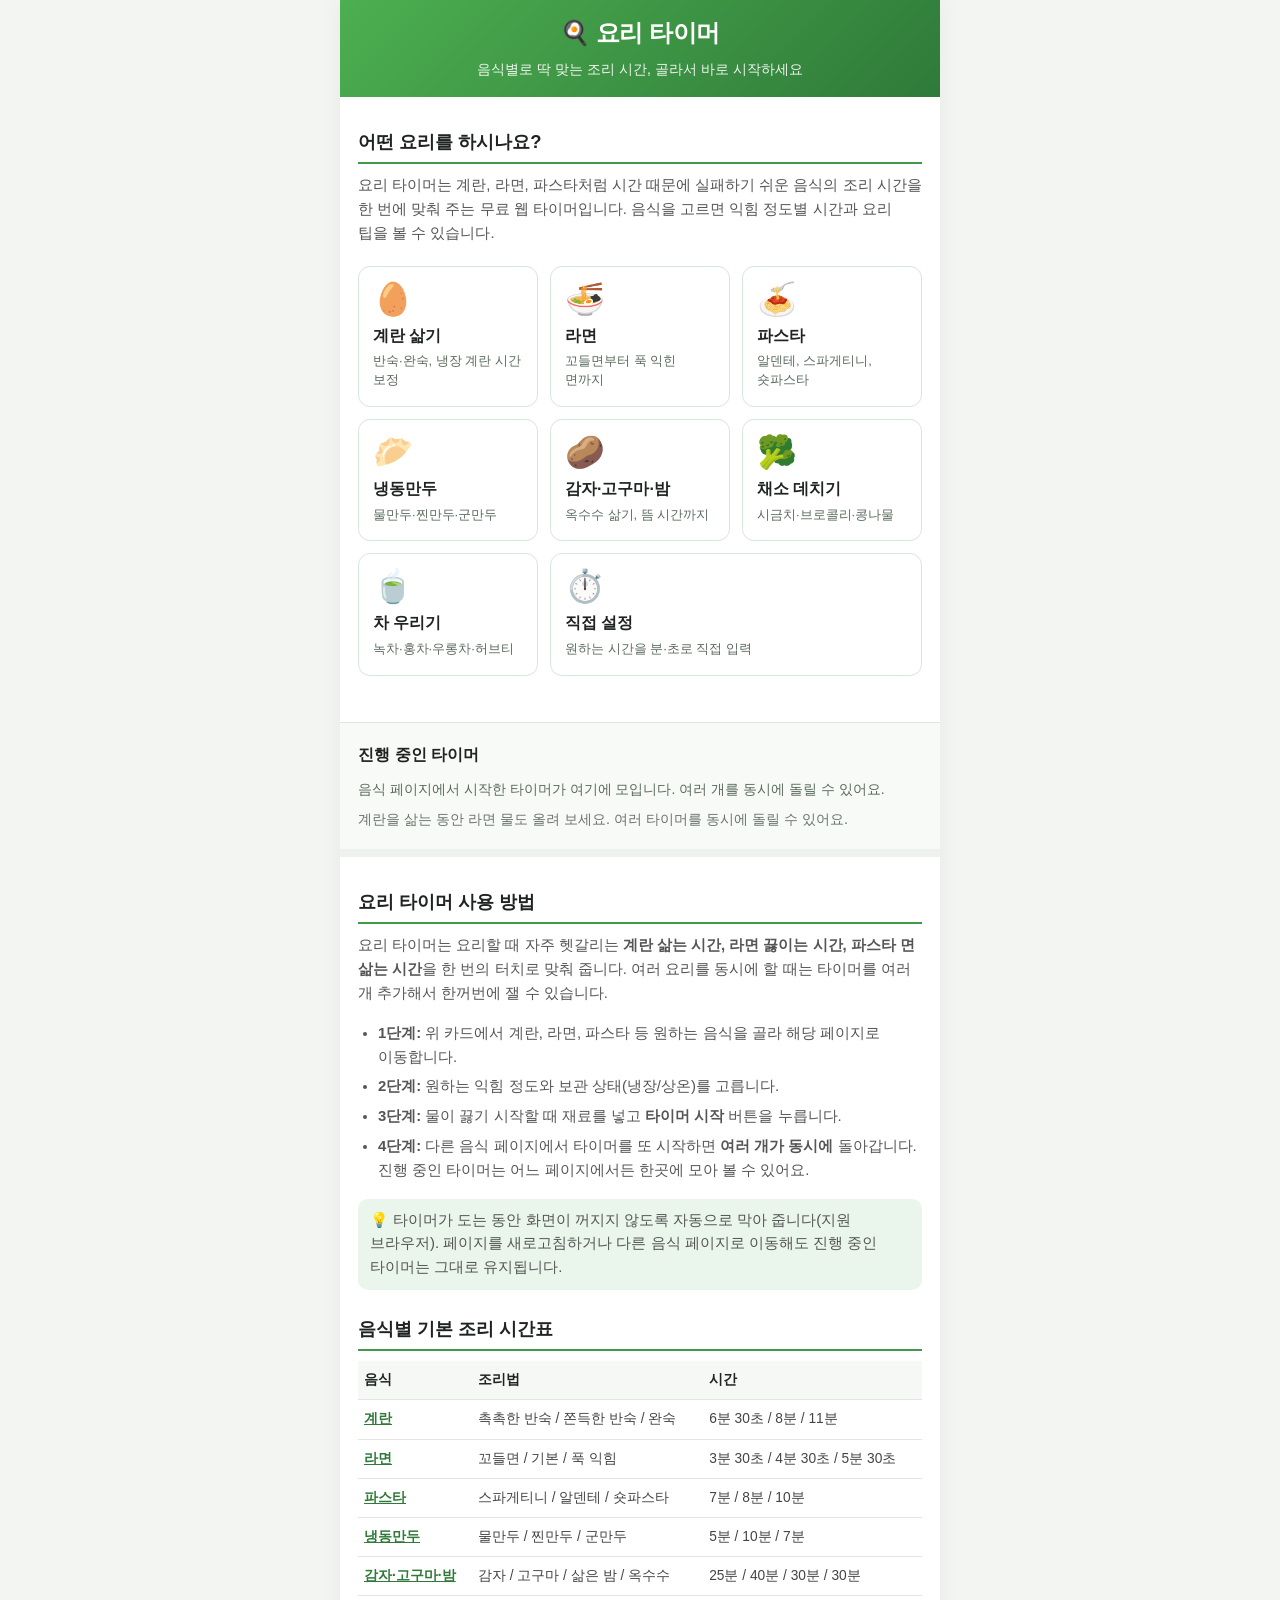
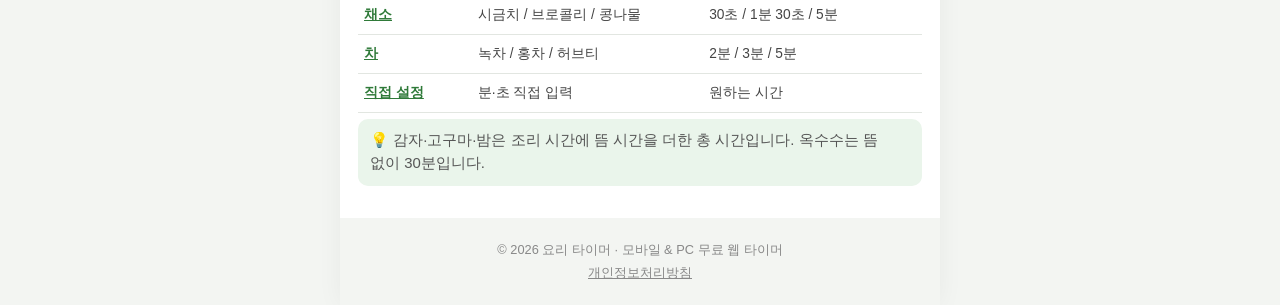
<file: index.html>
<!DOCTYPE html>
<html lang="ko">
<head>
  <meta charset="UTF-8">
  <meta name="viewport" content="width=device-width, initial-scale=1.0, viewport-fit=cover">
  <meta name="google-site-verification" content="uvgQ1iANDfY2DWScbmzz3Q4C9iWdbHdrjP5xIb15ay8" />
  <meta name="naver-site-verification" content="dac51519675996f8272e4600abc5e9e546cff1d5" />
  <meta name="google-site-verification" content="iP2UCNUrO2hqlsnCPnyyzd3aEa2IQTcngWu-qYTWnwU" />
  <meta name="naver-site-verification" content="28e5bd537b596e68faf1cd81f5ccb45faa66015a" />
  <meta name="google-site-verification" content="8t9d9DNt6q1sOQVyFX951Bn1Kq-Hgnhu1ATQGAFjtT0" />
  <title>요리 타이머 – 음식별 정확한 조리 시간 (계란·라면·파스타)</title>
  <meta name="description" content="계란 삶기, 라면, 파스타, 냉동만두, 감자 찌기까지 음식별 정확한 조리 시간을 알려주는 무료 요리 타이머">
  <meta name="keywords" content="요리 타이머, 계란 삶기 타이머, 반숙 시간, 라면 타이머, 파스타 삶는 시간, 만두 찌는 시간, 고구마 찌는 시간, 조리 시간">
  <meta name="theme-color" content="#3f9b4a">
  <link rel="canonical" href="https://yoritimer.com/">
  <meta property="og:site_name" content="요리 타이머">
  <meta property="og:title" content="요리 타이머 – 음식별 정확한 조리 시간">
  <meta property="og:description" content="설치 없이 바로 쓰는 무료 요리 타이머. 음식별 조리 시간, 냉장 계란 시간 자동 보정, 여러 타이머 동시 실행, 알림음 지원.">
  <meta property="og:type" content="website">
  <meta property="og:url" content="https://yoritimer.com/">
  <meta property="og:image" content="https://yoritimer.com/og-image.jpg">
  <meta property="og:image:width" content="1200">
  <meta property="og:image:height" content="630">
  <link rel="icon" href="data:image/svg+xml,<svg xmlns='http://www.w3.org/2000/svg' viewBox='0 0 100 100'><text y='.9em' font-size='90'>🍳</text></svg>">

  <link rel="stylesheet" href="css/style.css">
  <style>
    /* 허브 페이지 전용 스타일 (음식 카드) */
        .guide .food-grid { display: grid; grid-template-columns: repeat(2, 1fr); gap: 12px; margin: 20px 0; padding: 0; list-style: none; }
    .guide .food-grid li { margin: 0; padding: 0; }
    @media (min-width: 640px) {
      .guide .food-grid { grid-template-columns: repeat(3, 1fr); }
      .guide .food-grid li.wide { grid-column: span 2; }
    }
    .food-card { display: block; height: 100%; padding: 16px 14px; border: 1px solid #d9e6da; border-radius: 12px; background: #fff; color: inherit; text-decoration: none; }
    .food-card:hover, .food-card:focus-visible { border-color: #3f9b4a; outline: 2px solid #3f9b4a; outline-offset: 2px; }
    .food-card .icon { display: block; font-size: 32px; line-height: 1; margin-bottom: 8px; }
    .food-card strong { display: block; font-size: 16px; margin-bottom: 4px; color: var(--ink); }
    .food-card span.desc { display: block; font-size: 13px; line-height: 1.45; color: #5b6b5d; }
    .timer-lead { margin: 0 0 8px; font-size: 14px; line-height: 1.5; color: #5b6b5d; }
  </style>

  <script src="js/ads.js" defer></script>
  <script>window.SITE_ROOT = "./";</script>
</head>
<body>
<div class="container">
  <header class="hero">
    <h1>🍳 요리 타이머</h1>
    <p>음식별로 딱 맞는 조리 시간, 골라서 바로 시작하세요</p>
  </header>

  <div class="ad" data-ad="top"></div>

  <section class="guide" aria-labelledby="foodsTitle">
    <h2 id="foodsTitle">어떤 요리를 하시나요?</h2>
    <p>요리 타이머는 계란, 라면, 파스타처럼 시간 때문에 실패하기 쉬운 음식의 조리 시간을 한 번에 맞춰 주는 무료 웹 타이머입니다. 음식을 고르면 익힘 정도별 시간과 요리 팁을 볼 수 있습니다.</p>
    <ul class="food-grid">
      <li><a class="food-card" href="./egg/"><span class="icon">🥚</span><strong>계란 삶기</strong><span class="desc">반숙·완숙, 냉장 계란 시간 보정</span></a></li>
      <li><a class="food-card" href="./ramen/"><span class="icon">🍜</span><strong>라면</strong><span class="desc">꼬들면부터 푹 익힌 면까지</span></a></li>
      <li><a class="food-card" href="./pasta/"><span class="icon">🍝</span><strong>파스타</strong><span class="desc">알덴테, 스파게티니, 숏파스타</span></a></li>
      <li><a class="food-card" href="./dumpling/"><span class="icon">🥟</span><strong>냉동만두</strong><span class="desc">물만두·찐만두·군만두</span></a></li>
      <li><a class="food-card" href="./potato/"><span class="icon">🥔</span><strong>감자·고구마·밤</strong><span class="desc">옥수수 삶기, 뜸 시간까지</span></a></li>
      <li><a class="food-card" href="./veggie/"><span class="icon">🥦</span><strong>채소 데치기</strong><span class="desc">시금치·브로콜리·콩나물</span></a></li>
      <li><a class="food-card" href="./tea/"><span class="icon">🍵</span><strong>차 우리기</strong><span class="desc">녹차·홍차·우롱차·허브티</span></a></li>
      <li class="wide"><a class="food-card" href="./custom/"><span class="icon">⏱️</span><strong>직접 설정</strong><span class="desc">원하는 시간을 분·초로 직접 입력</span></a></li>
    </ul>
  </section>

  <!-- 진행 중인 타이머: app.js가 id(timers, wakeStatus, clearDone, timerList, emptyNotice)로 연결 -->
  <section class="timer-section" id="timers">
    <div class="timer-head">
      <h2>진행 중인 타이머</h2>
      <span class="wake-status" id="wakeStatus"></span>
      <button type="button" class="link-btn" id="clearDone" hidden>완료된 타이머 지우기</button>
    </div>
    <p class="timer-lead">음식 페이지에서 시작한 타이머가 여기에 모입니다. 여러 개를 동시에 돌릴 수 있어요.</p>
    <div class="timer-list" id="timerList"></div>
    <p class="empty" id="emptyNotice">계란을 삶는 동안 라면 물도 올려 보세요. 여러 타이머를 동시에 돌릴 수 있어요.</p>
  </section>

  <div class="ad" data-ad="middle"></div>

  <article class="guide">
    <h2>요리 타이머 사용 방법</h2>
    <p>요리 타이머는 요리할 때 자주 헷갈리는 <strong>계란 삶는 시간, 라면 끓이는 시간, 파스타 면 삶는 시간</strong>을 한 번의 터치로 맞춰 줍니다. 여러 요리를 동시에 할 때는 타이머를 여러 개 추가해서 한꺼번에 잴 수 있습니다.</p>
    <ul>
      <li><strong>1단계:</strong> 위 카드에서 계란, 라면, 파스타 등 원하는 음식을 골라 해당 페이지로 이동합니다.</li>
      <li><strong>2단계:</strong> 원하는 익힘 정도와 보관 상태(냉장/상온)를 고릅니다.</li>
      <li><strong>3단계:</strong> 물이 끓기 시작할 때 재료를 넣고 <strong>타이머 시작</strong> 버튼을 누릅니다.</li>
      <li><strong>4단계:</strong> 다른 음식 페이지에서 타이머를 또 시작하면 <strong>여러 개가 동시에</strong> 돌아갑니다. 진행 중인 타이머는 어느 페이지에서든 한곳에 모아 볼 수 있어요.</li>
    </ul>
    <p class="note">💡 타이머가 도는 동안 화면이 꺼지지 않도록 자동으로 막아 줍니다(지원 브라우저). 페이지를 새로고침하거나 다른 음식 페이지로 이동해도 진행 중인 타이머는 그대로 유지됩니다.</p>

    <div class="ad" data-ad="bottom"></div>

    <h2>음식별 기본 조리 시간표</h2>
    <table class="time-table">
      <thead><tr><th>음식</th><th>조리법</th><th>시간</th></tr></thead>
      <tbody>
        <tr><td><a href="./egg/">계란</a></td><td>촉촉한 반숙 / 쫀득한 반숙 / 완숙</td><td>6분 30초 / 8분 / 11분</td></tr>
        <tr><td><a href="./ramen/">라면</a></td><td>꼬들면 / 기본 / 푹 익힘</td><td>3분 30초 / 4분 30초 / 5분 30초</td></tr>
        <tr><td><a href="./pasta/">파스타</a></td><td>스파게티니 / 알덴테 / 숏파스타</td><td>7분 / 8분 / 10분</td></tr>
        <tr><td><a href="./dumpling/">냉동만두</a></td><td>물만두 / 찐만두 / 군만두</td><td>5분 / 10분 / 7분</td></tr>
        <tr><td><a href="./potato/">감자·고구마·밤</a></td><td>감자 / 고구마 / 삶은 밤 / 옥수수</td><td>25분 / 40분 / 30분 / 30분</td></tr>
        <tr><td><a href="./veggie/">채소</a></td><td>시금치 / 브로콜리 / 콩나물</td><td>30초 / 1분 30초 / 5분</td></tr>
        <tr><td><a href="./tea/">차</a></td><td>녹차 / 홍차 / 허브티</td><td>2분 / 3분 / 5분</td></tr>
        <tr><td><a href="./custom/">직접 설정</a></td><td>분·초 직접 입력</td><td>원하는 시간</td></tr>
      </tbody>
    </table>
    <p class="note">💡 감자·고구마·밤은 조리 시간에 뜸 시간을 더한 총 시간입니다. 옥수수는 뜸 없이 30분입니다.</p>
  </article>

  <footer>
    <p>© 2026 요리 타이머 · 모바일 &amp; PC 무료 웹 타이머</p>
    <p><a href="privacy.html">개인정보처리방침</a></p>
  </footer>
</div>

<script src="js/foods.js"></script>
<script src="js/app.js"></script>
</body>
</html>
</file>
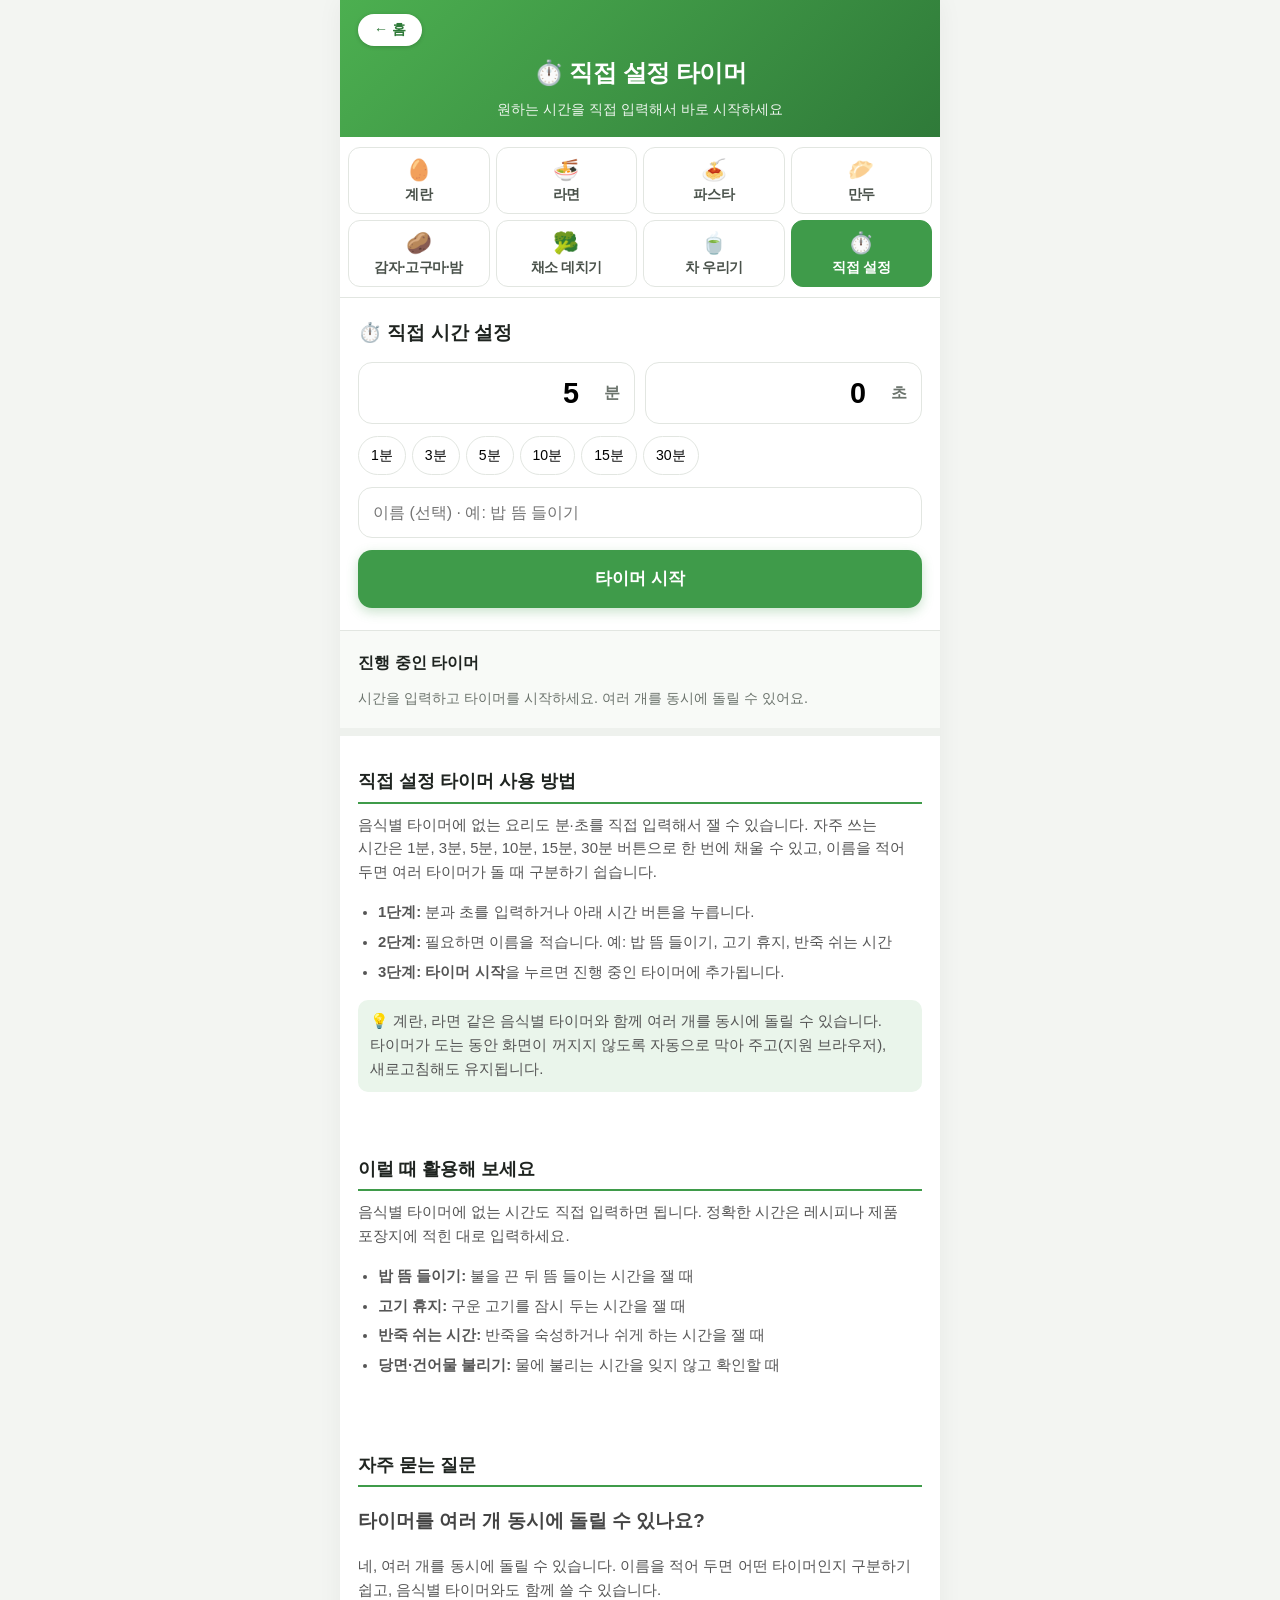
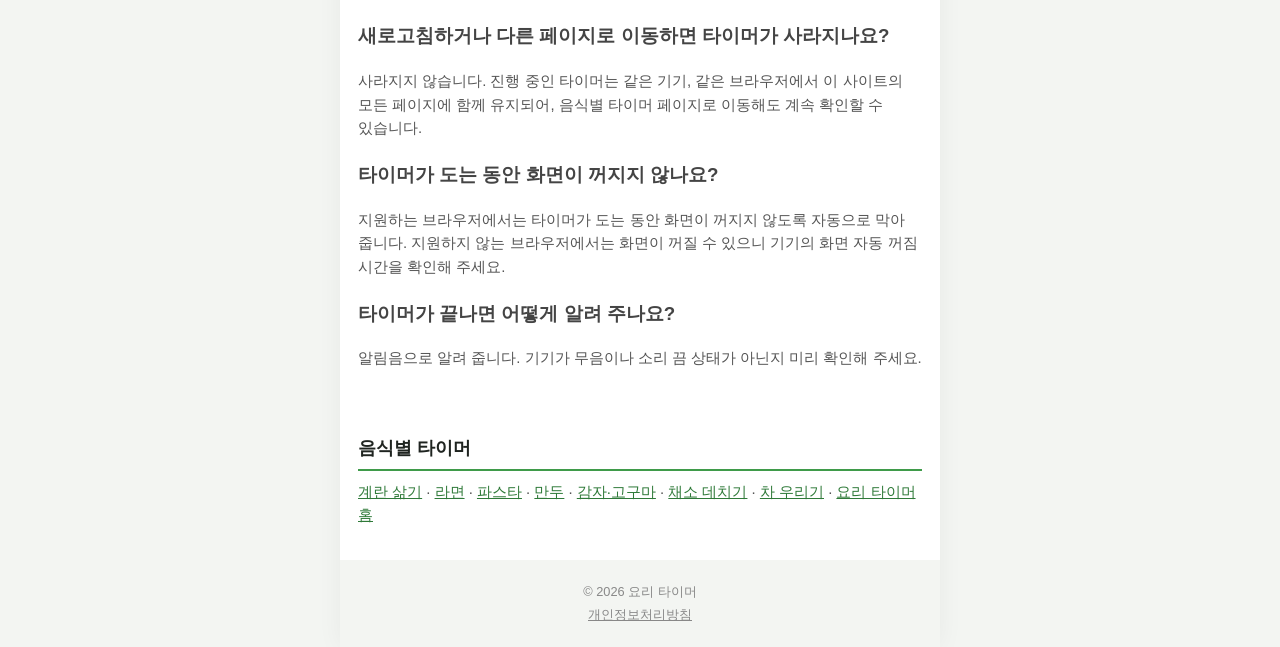
<file: custom/index.html>
<!DOCTYPE html>
<html lang="ko">
<head>
  <meta charset="UTF-8">
  <meta name="viewport" content="width=device-width, initial-scale=1.0, viewport-fit=cover">
  <title>직접 설정 타이머 | 원하는 시간 입력 | 요리 타이머</title>
  <meta name="description" content="원하는 시간을 분·초로 직접 입력해 쓰는 무료 타이머. 여러 타이머를 동시에 돌리고 알림음으로 확인하세요.">
  <meta name="theme-color" content="#3f9b4a">
  <link rel="canonical" href="https://yoritimer.com/custom/">
  <meta property="og:site_name" content="요리 타이머">
  <meta property="og:title" content="직접 설정 타이머 | 원하는 시간 입력">
  <meta property="og:description" content="분·초를 직접 입력해 쓰는 무료 요리 타이머. 여러 개를 동시에 실행할 수 있어요.">
  <meta property="og:type" content="website">
  <meta property="og:url" content="https://yoritimer.com/custom/">
  <meta property="og:image" content="https://yoritimer.com/og-image.jpg">
  <meta property="og:image:width" content="1200">
  <meta property="og:image:height" content="630">
  <link rel="icon" href="data:image/svg+xml,<svg xmlns='http://www.w3.org/2000/svg' viewBox='0 0 100 100'><text y='.9em' font-size='90'>⏱️</text></svg>">
  <link rel="stylesheet" href="../css/style.css">
  <script type="application/ld+json">
  {
    "@context": "https://schema.org",
    "@type": "FAQPage",
    "mainEntity": [
      {
        "@type": "Question",
        "name": "타이머를 여러 개 동시에 돌릴 수 있나요?",
        "acceptedAnswer": {
          "@type": "Answer",
          "text": "네, 여러 개를 동시에 돌릴 수 있습니다. 이름을 적어 두면 어떤 타이머인지 구분하기 쉽고, 음식별 타이머와도 함께 쓸 수 있습니다."
        }
      },
      {
        "@type": "Question",
        "name": "새로고침하거나 다른 페이지로 이동하면 타이머가 사라지나요?",
        "acceptedAnswer": {
          "@type": "Answer",
          "text": "사라지지 않습니다. 진행 중인 타이머는 같은 기기, 같은 브라우저에서 이 사이트의 모든 페이지에 함께 유지되어, 음식별 타이머 페이지로 이동해도 계속 확인할 수 있습니다."
        }
      },
      {
        "@type": "Question",
        "name": "타이머가 도는 동안 화면이 꺼지지 않나요?",
        "acceptedAnswer": {
          "@type": "Answer",
          "text": "지원하는 브라우저에서는 타이머가 도는 동안 화면이 꺼지지 않도록 자동으로 막아 줍니다. 지원하지 않는 브라우저에서는 화면이 꺼질 수 있으니 기기의 화면 자동 꺼짐 시간을 확인해 주세요."
        }
      },
      {
        "@type": "Question",
        "name": "타이머가 끝나면 어떻게 알려 주나요?",
        "acceptedAnswer": {
          "@type": "Answer",
          "text": "알림음으로 알려 줍니다. 기기가 무음이나 소리 끔 상태가 아닌지 미리 확인해 주세요."
        }
      }
    ]
  }
  </script>
  <script src="../js/ads.js" defer></script>
  <script>window.START_FOOD = "custom"; window.SITE_ROOT = "../";</script>
</head>
<body>
<div class="container">
  <header class="hero">
    <h1>⏱️ 직접 설정 타이머</h1>
    <p>원하는 시간을 직접 입력해서 바로 시작하세요</p>
  </header>

  <nav class="tabs" id="tabNav" role="tablist" aria-label="음식 선택"></nav>

  <section class="panel" id="panel" aria-live="polite"></section>

  <section class="timer-section" id="timers">
    <div class="timer-head">
      <h2>진행 중인 타이머</h2>
      <span class="wake-status" id="wakeStatus"></span>
      <button type="button" class="link-btn" id="clearDone" hidden>완료된 타이머 지우기</button>
    </div>
    <div class="timer-list" id="timerList"></div>
    <p class="empty" id="emptyNotice">시간을 입력하고 타이머를 시작하세요. 여러 개를 동시에 돌릴 수 있어요.</p>
  </section>

  <div class="ad" data-ad="middle"></div>

  <article class="guide">
    <h2>직접 설정 타이머 사용 방법</h2>
    <p>음식별 타이머에 없는 요리도 분·초를 직접 입력해서 잴 수 있습니다. 자주 쓰는 시간은 1분, 3분, 5분, 10분, 15분, 30분 버튼으로 한 번에 채울 수 있고, 이름을 적어 두면 여러 타이머가 돌 때 구분하기 쉽습니다.</p>
    <ul>
      <li><strong>1단계:</strong> 분과 초를 입력하거나 아래 시간 버튼을 누릅니다.</li>
      <li><strong>2단계:</strong> 필요하면 이름을 적습니다. 예: 밥 뜸 들이기, 고기 휴지, 반죽 쉬는 시간</li>
      <li><strong>3단계:</strong> <strong>타이머 시작</strong>을 누르면 진행 중인 타이머에 추가됩니다.</li>
    </ul>
    <p class="note">💡 계란, 라면 같은 음식별 타이머와 함께 여러 개를 동시에 돌릴 수 있습니다. 타이머가 도는 동안 화면이 꺼지지 않도록 자동으로 막아 주고(지원 브라우저), 새로고침해도 유지됩니다.</p>
  </article>

  <article class="guide">
    <h2>이럴 때 활용해 보세요</h2>
    <p>음식별 타이머에 없는 시간도 직접 입력하면 됩니다. 정확한 시간은 레시피나 제품 포장지에 적힌 대로 입력하세요.</p>
    <ul>
      <li><strong>밥 뜸 들이기:</strong> 불을 끈 뒤 뜸 들이는 시간을 잴 때</li>
      <li><strong>고기 휴지:</strong> 구운 고기를 잠시 두는 시간을 잴 때</li>
      <li><strong>반죽 쉬는 시간:</strong> 반죽을 숙성하거나 쉬게 하는 시간을 잴 때</li>
      <li><strong>당면·건어물 불리기:</strong> 물에 불리는 시간을 잊지 않고 확인할 때</li>
    </ul>
  </article>

  <article class="guide">
    <h2>자주 묻는 질문</h2>
    <h3>타이머를 여러 개 동시에 돌릴 수 있나요?</h3>
    <p>네, 여러 개를 동시에 돌릴 수 있습니다. 이름을 적어 두면 어떤 타이머인지 구분하기 쉽고, 음식별 타이머와도 함께 쓸 수 있습니다.</p>
    <h3>새로고침하거나 다른 페이지로 이동하면 타이머가 사라지나요?</h3>
    <p>사라지지 않습니다. 진행 중인 타이머는 같은 기기, 같은 브라우저에서 이 사이트의 모든 페이지에 함께 유지되어, 음식별 타이머 페이지로 이동해도 계속 확인할 수 있습니다.</p>
    <h3>타이머가 도는 동안 화면이 꺼지지 않나요?</h3>
    <p>지원하는 브라우저에서는 타이머가 도는 동안 화면이 꺼지지 않도록 자동으로 막아 줍니다. 지원하지 않는 브라우저에서는 화면이 꺼질 수 있으니 기기의 화면 자동 꺼짐 시간을 확인해 주세요.</p>
    <h3>타이머가 끝나면 어떻게 알려 주나요?</h3>
    <p>알림음으로 알려 줍니다. 기기가 무음이나 소리 끔 상태가 아닌지 미리 확인해 주세요.</p>
  </article>

  <article class="guide">
    <h2>음식별 타이머</h2>
    <p>
      <a href="../egg/">계란 삶기</a> · <a href="../ramen/">라면</a> · <a href="../pasta/">파스타</a> ·
      <a href="../dumpling/">만두</a> · <a href="../potato/">감자·고구마</a> ·
      <a href="../veggie/">채소 데치기</a> · <a href="../tea/">차 우리기</a> ·
      <a href="../">요리 타이머 홈</a>
    </p>
  </article>

  <footer>
    <p>© 2026 요리 타이머</p>
    <p><a href="../privacy.html">개인정보처리방침</a></p>
  </footer>
</div>

<script src="../js/foods.js"></script>
<script src="../js/app.js"></script>
</body>
</html>
</file>
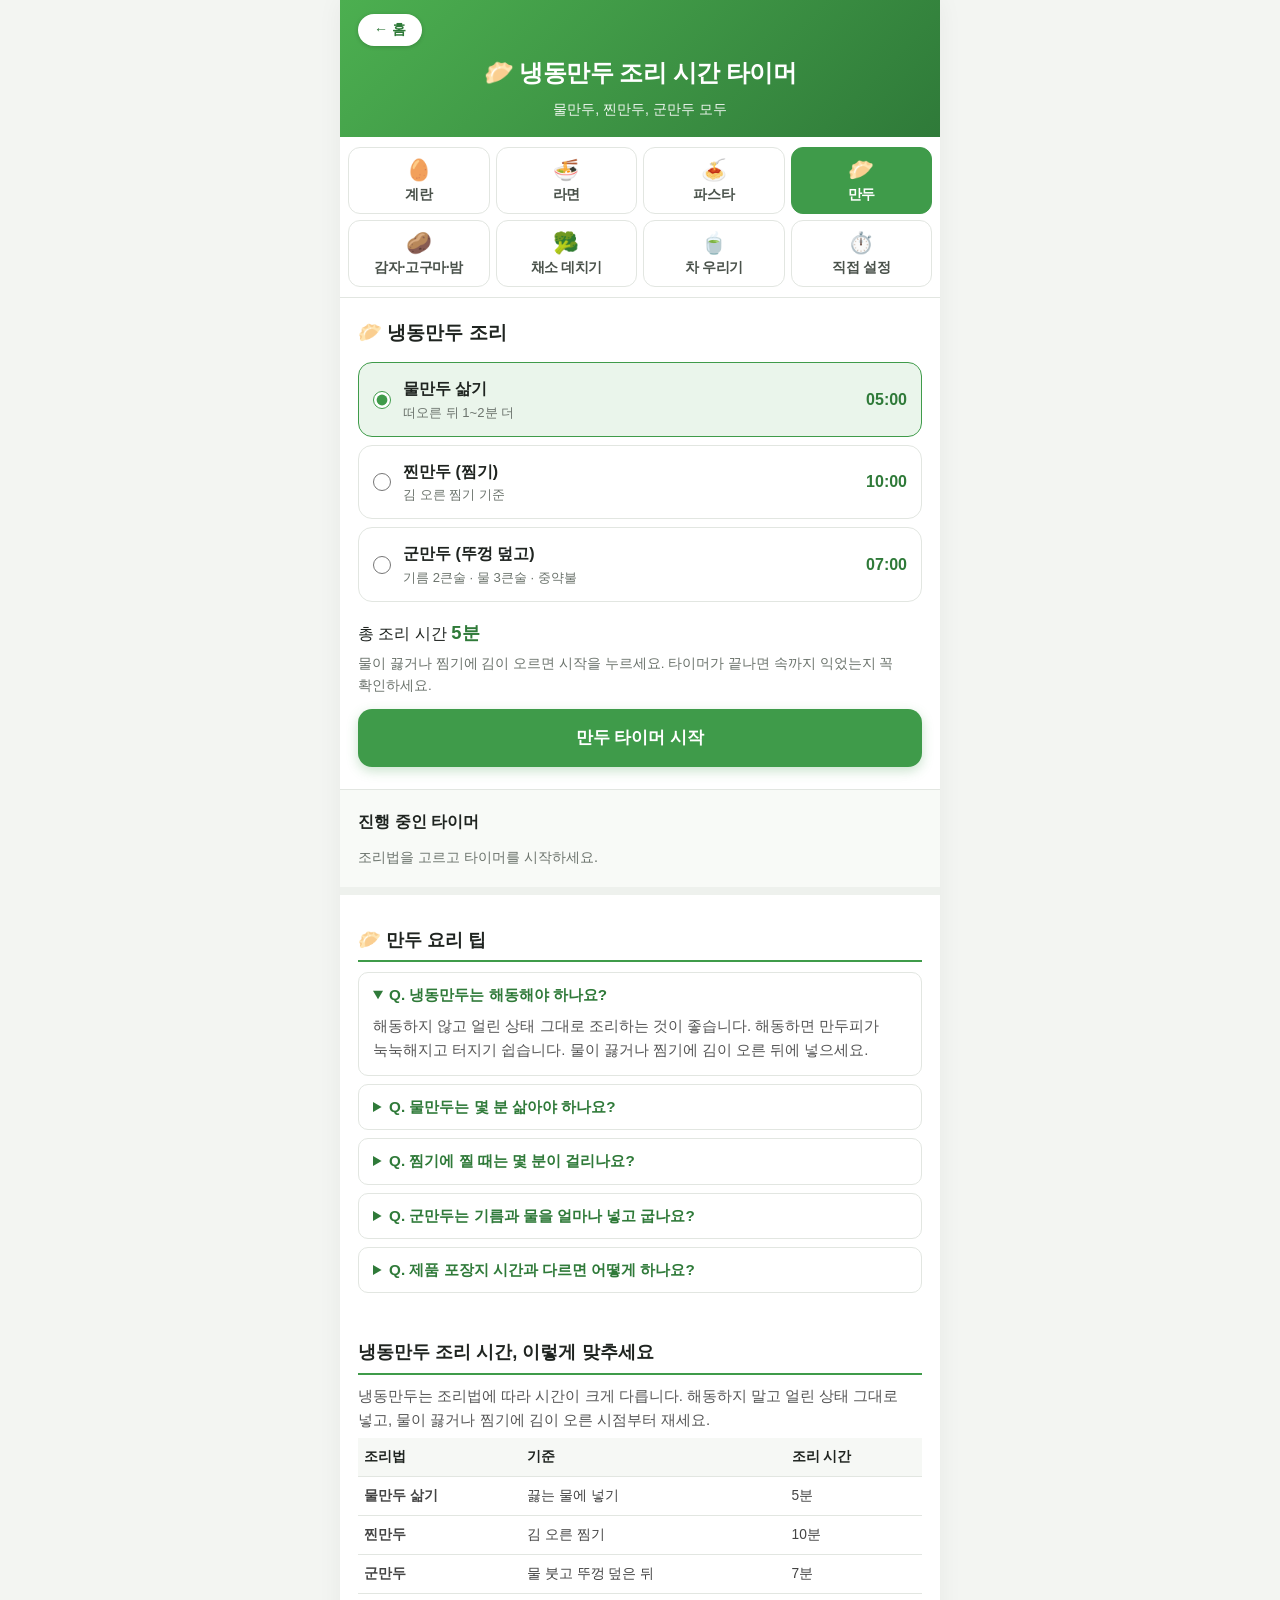
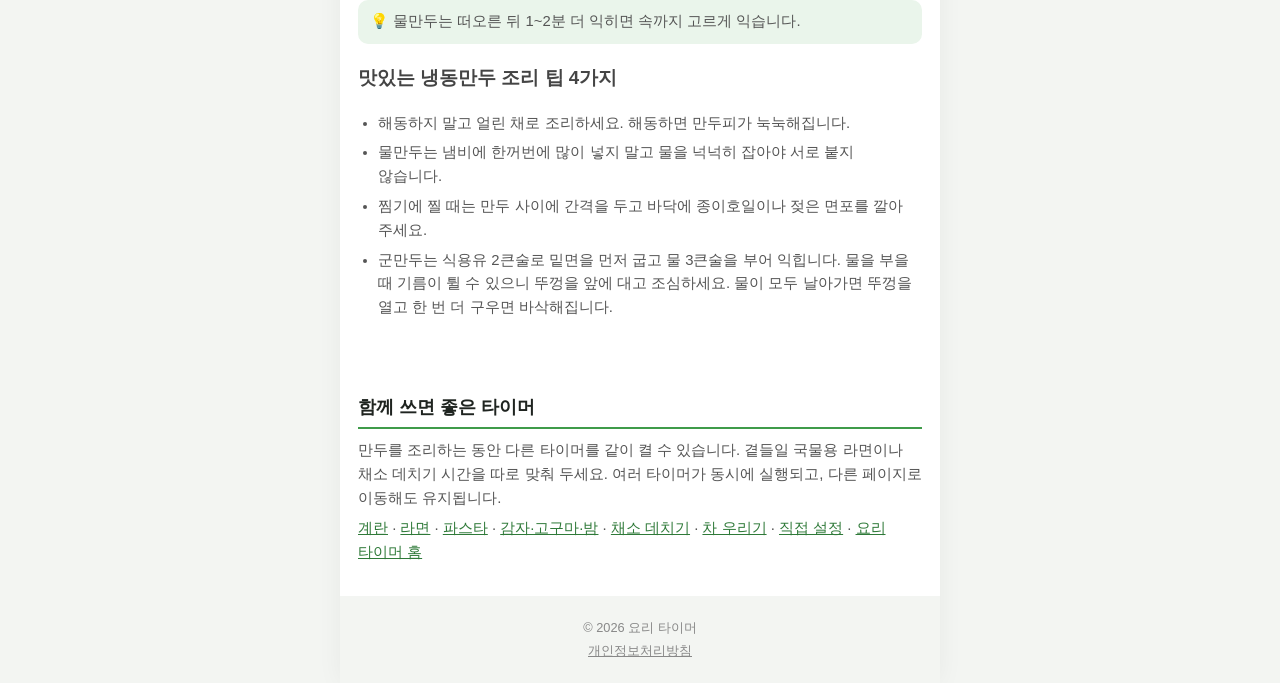
<file: dumpling/index.html>
<!DOCTYPE html>
<html lang="ko">
<head>
  <meta charset="UTF-8">
  <meta name="viewport" content="width=device-width, initial-scale=1.0, viewport-fit=cover">
  <title>냉동만두 조리 시간 타이머 | 물만두 5분 · 찐만두 10분 | 요리 타이머</title>
  <meta name="description" content="냉동만두 조리 시간을 타이머로 맞춰 보세요. 물만두 5분, 찐만두 10분, 군만두 7분까지 무료로 사용할 수 있습니다.">
  <meta name="theme-color" content="#3f9b4a">
  <link rel="canonical" href="https://yoritimer.com/dumpling/">
  <meta property="og:site_name" content="요리 타이머">
  <meta property="og:title" content="냉동만두 조리 시간 타이머 | 물만두 5분 · 찐만두 10분 | 요리 타이머">
  <meta property="og:description" content="냉동만두 조리 시간을 타이머로 맞춰 보세요. 물만두 5분, 찐만두 10분, 군만두 7분까지 무료로 사용할 수 있습니다.">
  <meta property="og:type" content="website">
  <meta property="og:url" content="https://yoritimer.com/dumpling/">
  <meta property="og:image" content="https://yoritimer.com/og-image.jpg">
  <meta property="og:image:width" content="1200">
  <meta property="og:image:height" content="630">
  <link rel="icon" href="data:image/svg+xml,<svg xmlns='http://www.w3.org/2000/svg' viewBox='0 0 100 100'><text y='.9em' font-size='90'>🥟</text></svg>">
  <link rel="stylesheet" href="../css/style.css">
  <script src="../js/ads.js" defer></script>
  <script>window.START_FOOD = "dumpling"; window.SITE_ROOT = "../";</script>
  <script type="application/ld+json">
  {
    "@context": "https://schema.org",
    "@type": "FAQPage",
    "mainEntity": [
      {
        "@type": "Question",
        "name": "냉동만두는 해동해야 하나요?",
        "acceptedAnswer": {
          "@type": "Answer",
          "text": "해동하지 않고 얼린 상태 그대로 조리하는 것이 좋습니다. 해동하면 만두피가 눅눅해지고 터지기 쉽습니다. 물이 끓거나 찜기에 김이 오른 뒤에 넣으세요."
        }
      },
      {
        "@type": "Question",
        "name": "물만두는 몇 분 삶아야 하나요?",
        "acceptedAnswer": {
          "@type": "Answer",
          "text": "끓는 물에 넣고 만두가 떠오른 뒤 1~2분 더 익히면 되고, 전체로는 5분 정도가 기준입니다. 떠오르는 것만으로는 속이 덜 익었을 수 있으니 조금 더 두세요."
        }
      },
      {
        "@type": "Question",
        "name": "찜기에 찔 때는 몇 분이 걸리나요?",
        "acceptedAnswer": {
          "@type": "Answer",
          "text": "김이 오른 찜기에 넣고 10분 정도가 기준입니다. 만두가 서로 붙지 않게 간격을 두고, 찜기 바닥에 젖은 면포나 종이호일을 깔면 달라붙지 않습니다."
        }
      },
      {
        "@type": "Question",
        "name": "군만두는 기름과 물을 얼마나 넣고 굽나요?",
        "acceptedAnswer": {
          "@type": "Answer",
          "text": "만두 8~10개 기준으로 팬에 식용유 2큰술을 두르고, 중불에서 밑면을 2분 정도 노릇하게 굽습니다. 그다음 물 3큰술을 붓고 바로 뚜껑을 덮어 중약불에서 7분 익히세요. 타이머는 뚜껑을 덮은 때부터 시작하면 됩니다. 물이 모두 증발하면 뚜껑을 열고 바닥을 한 번 더 바삭하게 구우세요. 얼린 만두에 서리가 많으면 기름이 튈 수 있으니, 물을 부을 때는 뚜껑을 앞에 대고 조심하세요. 기름과 물의 양은 일반적인 기준이라 팬 크기와 만두 개수에 따라 달라질 수 있고, 포장지에 조리법이 있다면 그 방법을 우선하세요."
        }
      },
      {
        "@type": "Question",
        "name": "제품 포장지 시간과 다르면 어떻게 하나요?",
        "acceptedAnswer": {
          "@type": "Answer",
          "text": "제품마다 크기와 속 재료가 달라서 시간 차이가 있습니다. 포장지에 적힌 조리법이 있다면 그 시간을 우선하고, 이 타이머는 시간을 재는 용도로 사용하세요. 시간이 지나도 속까지 충분히 익었는지 확인하고, 덜 익었다면 1~2분씩 더 조리하세요."
        }
      }
    ]
  }
  </script>
</head>
<body>
<div class="container">
  <header class="hero">
    <h1>🥟 냉동만두 조리 시간 타이머</h1>
    <p>물만두, 찐만두, 군만두 모두</p>
  </header>

  <nav class="tabs" id="tabNav" role="tablist" aria-label="음식 선택"></nav>

  <section class="panel" id="panel" aria-live="polite"></section>

  <section class="timer-section" id="timers">
    <div class="timer-head">
      <h2>진행 중인 타이머</h2>
      <span class="wake-status" id="wakeStatus"></span>
      <button type="button" class="link-btn" id="clearDone" hidden>완료된 타이머 지우기</button>
    </div>
    <div class="timer-list" id="timerList"></div>
    <p class="empty" id="emptyNotice">조리법을 고르고 타이머를 시작하세요.</p>
  </section>

  <div class="ad" data-ad="middle"></div>

  <section class="guide food-tips" id="foodTips" hidden></section>

  <article class="guide">
    <h2>냉동만두 조리 시간, 이렇게 맞추세요</h2>
    <p>냉동만두는 조리법에 따라 시간이 크게 다릅니다. 해동하지 말고 얼린 상태 그대로 넣고, 물이 끓거나 찜기에 김이 오른 시점부터 재세요.</p>
    <table class="time-table">
      <thead><tr><th>조리법</th><th>기준</th><th>조리 시간</th></tr></thead>
      <tbody>
        <tr><td>물만두 삶기</td><td>끓는 물에 넣기</td><td>5분</td></tr>
        <tr><td>찐만두</td><td>김 오른 찜기</td><td>10분</td></tr>
        <tr><td>군만두</td><td>물 붓고 뚜껑 덮은 뒤</td><td>7분</td></tr>
      </tbody>
    </table>
    <p class="note">💡 물만두는 떠오른 뒤 1~2분 더 익히면 속까지 고르게 익습니다.</p>
    <h3>맛있는 냉동만두 조리 팁 4가지</h3>
    <ul>
      <li>해동하지 말고 얼린 채로 조리하세요. 해동하면 만두피가 눅눅해집니다.</li>
      <li>물만두는 냄비에 한꺼번에 많이 넣지 말고 물을 넉넉히 잡아야 서로 붙지 않습니다.</li>
      <li>찜기에 찔 때는 만두 사이에 간격을 두고 바닥에 종이호일이나 젖은 면포를 깔아 주세요.</li>
      <li>군만두는 식용유 2큰술로 밑면을 먼저 굽고 물 3큰술을 부어 익힙니다. 물을 부을 때 기름이 튈 수 있으니 뚜껑을 앞에 대고 조심하세요. 물이 모두 날아가면 뚜껑을 열고 한 번 더 구우면 바삭해집니다.</li>
    </ul>
  </article>

  <article class="guide">
    <h2>함께 쓰면 좋은 타이머</h2>
    <p>
      만두를 조리하는 동안 다른 타이머를 같이 켤 수 있습니다. 곁들일 국물용 라면이나 채소 데치기 시간을 따로 맞춰 두세요. 여러 타이머가 동시에 실행되고, 다른 페이지로 이동해도 유지됩니다.
    </p>
    <p>
      <a href="../egg/">계란</a> · <a href="../ramen/">라면</a> · <a href="../pasta/">파스타</a> · <a href="../potato/">감자·고구마·밤</a> · <a href="../veggie/">채소 데치기</a> · <a href="../tea/">차 우리기</a> · <a href="../custom/">직접 설정</a> ·
      <a href="../">요리 타이머 홈</a>
    </p>
  </article>

  <footer>
    <p>© 2026 요리 타이머</p>
    <p><a href="../privacy.html">개인정보처리방침</a></p>
  </footer>
</div>

<script src="../js/foods.js"></script>
<script src="../js/app.js"></script>
</body>
</html>
</file>
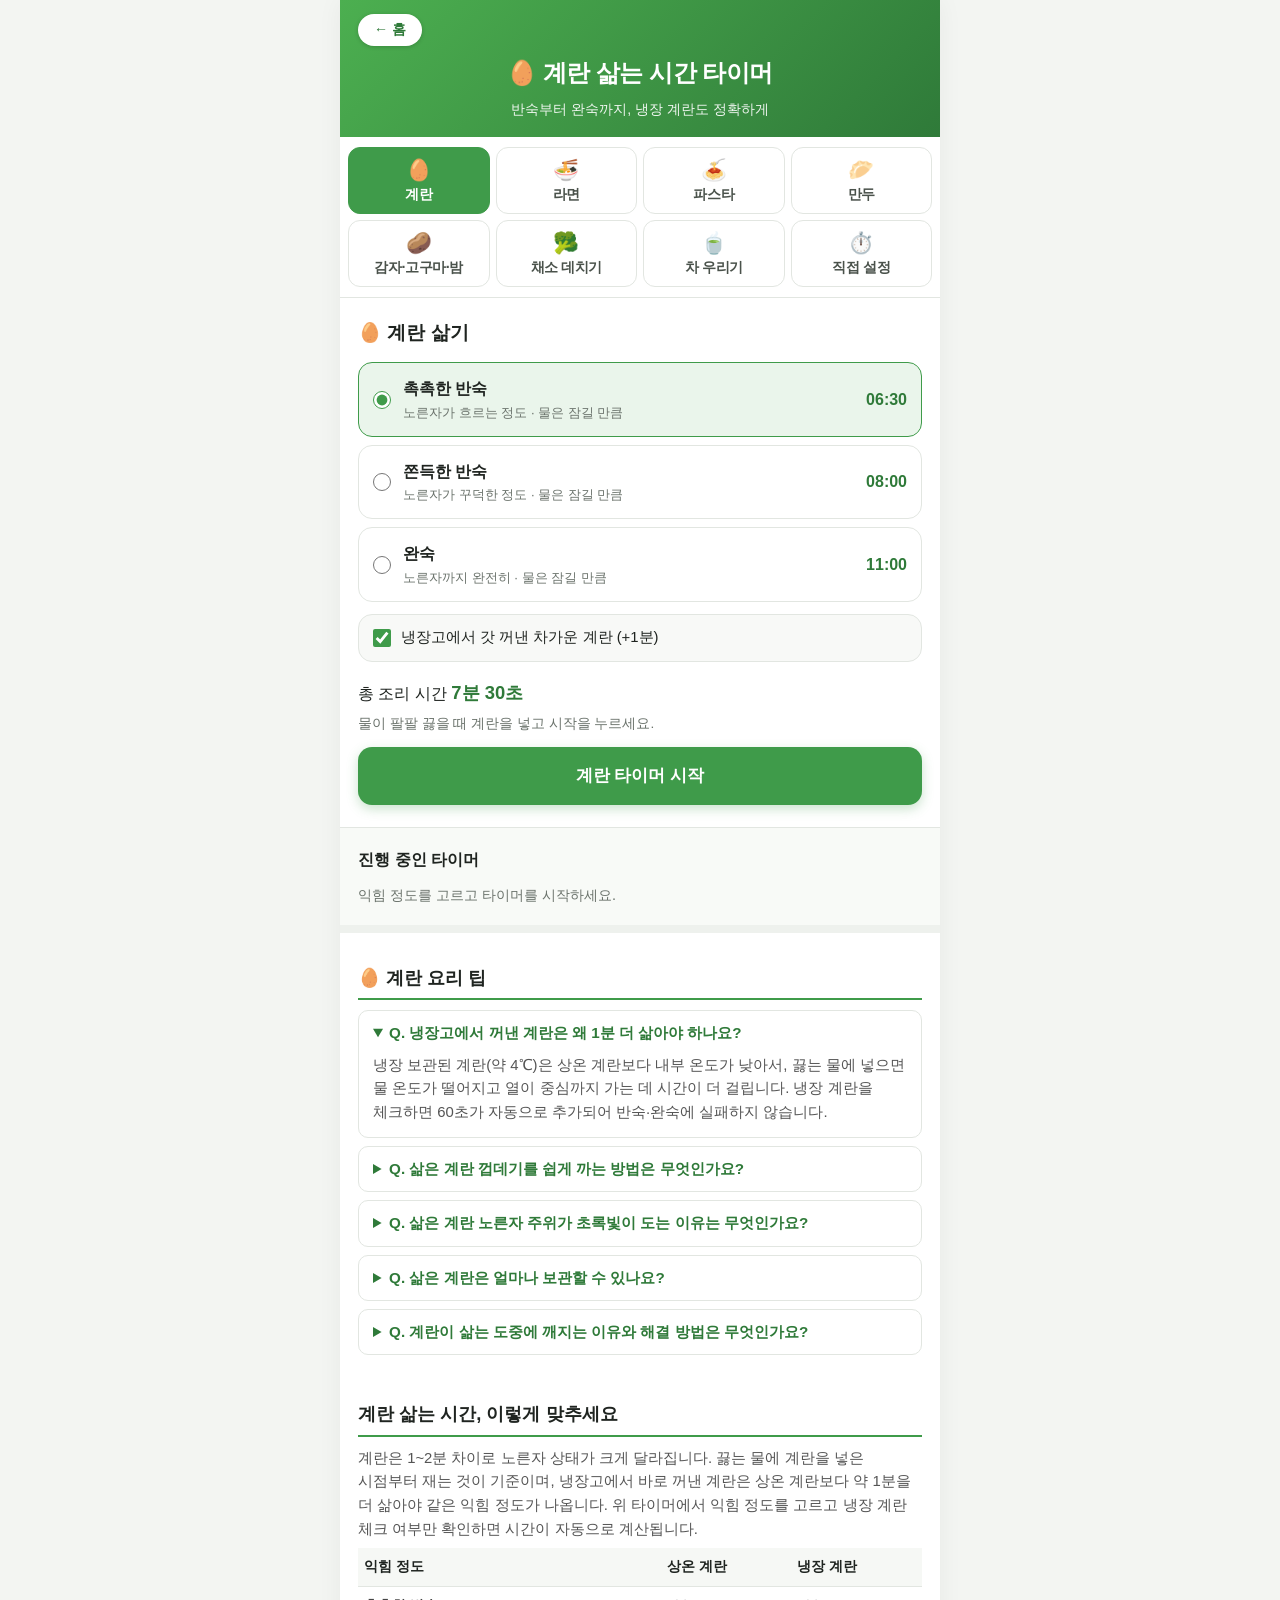
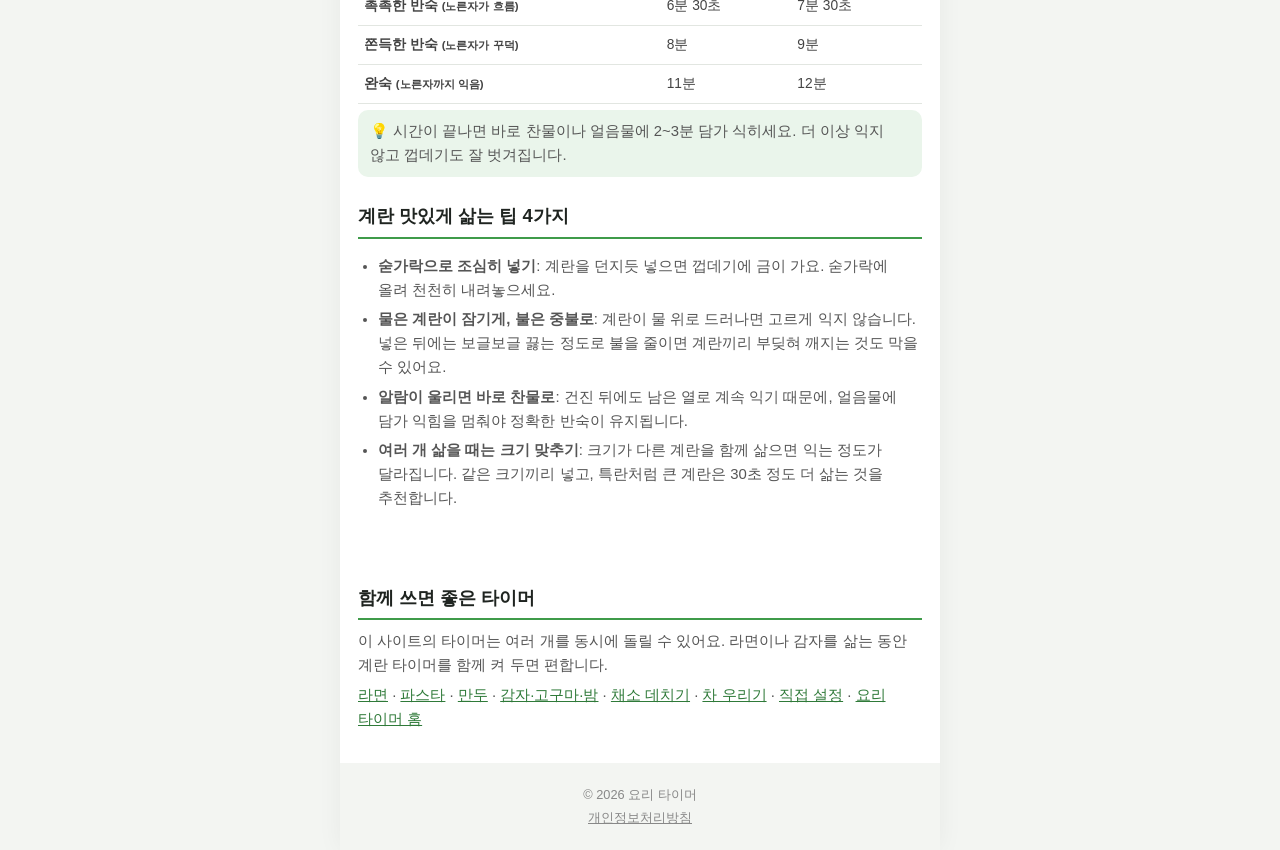
<file: egg/index.html>
<!DOCTYPE html>
<html lang="ko">
<head>
  <meta charset="UTF-8">
  <meta name="viewport" content="width=device-width, initial-scale=1.0, viewport-fit=cover">
  <title>계란 삶는 시간 타이머 | 반숙 6분 30초 · 완숙 11분 | 요리 타이머</title>
  <meta name="description" content="계란 반숙·완숙 삶는 시간을 타이머로 정확히 맞추세요. 냉장 계란 자동 보정, 알림음 지원, 설치 없이 무료.">
  <meta name="theme-color" content="#3f9b4a">
  <link rel="canonical" href="https://yoritimer.com/egg/">
  <meta property="og:title" content="계란 삶는 시간 타이머 | 반숙·완숙">
  <meta property="og:description" content="반숙 6분 30초, 완숙 11분. 냉장 계란 보정까지 되는 무료 계란 타이머.">
  <meta property="og:type" content="website">
  <meta property="og:url" content="https://yoritimer.com/egg/">
  <meta property="og:image" content="https://yoritimer.com/og-image.jpg">
  <meta property="og:image:width" content="1200">
  <meta property="og:image:height" content="630">
  <link rel="icon" href="data:image/svg+xml,<svg xmlns='http://www.w3.org/2000/svg' viewBox='0 0 100 100'><text y='.9em' font-size='90'>🥚</text></svg>">
  <link rel="stylesheet" href="../css/style.css">
  <script src="../js/ads.js" defer></script>
  <script>window.START_FOOD = "egg"; window.SITE_ROOT = "../";</script>
  <script type="application/ld+json">
  {
    "@context": "https://schema.org",
    "@type": "FAQPage",
    "mainEntity": [
      {
        "@type": "Question",
        "name": "냉장고에서 꺼낸 계란은 왜 1분 더 삶아야 하나요?",
        "acceptedAnswer": {
          "@type": "Answer",
          "text": "냉장 보관된 계란(약 4℃)은 상온 계란보다 내부 온도가 낮아서, 끓는 물에 넣으면 물 온도가 떨어지고 열이 중심까지 가는 데 시간이 더 걸립니다. 냉장 계란을 체크하면 60초가 자동으로 추가되어 반숙·완숙에 실패하지 않습니다."
        }
      },
      {
        "@type": "Question",
        "name": "삶은 계란 껍데기를 쉽게 까는 방법은 무엇인가요?",
        "acceptedAnswer": {
          "@type": "Answer",
          "text": "끓는 물에 소금 1작은술이나 식초를 조금 넣으면 껍데기에 금이 가도 흰자가 새어 나오지 않습니다. 알람이 울리면 바로 건져서 찬물이나 얼음물에 2~3분 담가 식히면 흰자가 줄어들면서 껍데기가 매끄럽게 벗겨집니다."
        }
      },
      {
        "@type": "Question",
        "name": "삶은 계란 노른자 주위가 초록빛이 도는 이유는 무엇인가요?",
        "acceptedAnswer": {
          "@type": "Answer",
          "text": "너무 오래 삶으면 흰자의 황 성분과 노른자의 철분이 반응해 노른자 겉에 회녹색 막이 생깁니다. 먹어도 해롭지 않지만 풍미가 떨어질 수 있어요. 완숙은 상온 계란 11분, 냉장 계란 12분을 넘기지 말고, 알람이 울리면 바로 찬물에 식혀 주세요."
        }
      },
      {
        "@type": "Question",
        "name": "삶은 계란은 얼마나 보관할 수 있나요?",
        "acceptedAnswer": {
          "@type": "Answer",
          "text": "껍데기째 냉장 보관하면 약 일주일 안에 드시는 것이 좋습니다. 껍데기를 깐 계란은 쉽게 마르고 냄새가 배므로 밀폐 용기에 담아 2~3일 안에 드세요. 상온에 오래 두지 마세요."
        }
      },
      {
        "@type": "Question",
        "name": "계란이 삶는 도중에 깨지는 이유와 해결 방법은 무엇인가요?",
        "acceptedAnswer": {
          "@type": "Answer",
          "text": "찬 계란을 팔팔 끓는 물에 던지듯 넣거나, 센 불에서 계란끼리 부딪히면 껍데기에 금이 갑니다. 숟가락에 올려 천천히 내려놓고, 넣은 뒤에는 불을 줄여 보글보글 끓는 정도로 유지하세요."
        }
      }
    ]
  }
  </script>
</head>
<body>
<div class="container">
  <header class="hero">
    <h1>🥚 계란 삶는 시간 타이머</h1>
    <p>반숙부터 완숙까지, 냉장 계란도 정확하게</p>
  </header>

  <nav class="tabs" id="tabNav" role="tablist" aria-label="음식 선택"></nav>

  <section class="panel" id="panel" aria-live="polite"></section>

  <section class="timer-section" id="timers">
    <div class="timer-head">
      <h2>진행 중인 타이머</h2>
      <span class="wake-status" id="wakeStatus"></span>
      <button type="button" class="link-btn" id="clearDone" hidden>완료된 타이머 지우기</button>
    </div>
    <div class="timer-list" id="timerList"></div>
    <p class="empty" id="emptyNotice">익힘 정도를 고르고 타이머를 시작하세요.</p>
  </section>

  <div class="ad" data-ad="middle"></div>

  <section class="guide food-tips" id="foodTips" hidden></section>

  <article class="guide">
    <h2>계란 삶는 시간, 이렇게 맞추세요</h2>
    <p>계란은 1~2분 차이로 노른자 상태가 크게 달라집니다. 끓는 물에 계란을 넣은 시점부터 재는 것이 기준이며, 냉장고에서 바로 꺼낸 계란은 상온 계란보다 약 1분을 더 삶아야 같은 익힘 정도가 나옵니다. 위 타이머에서 익힘 정도를 고르고 냉장 계란 체크 여부만 확인하면 시간이 자동으로 계산됩니다.</p>
    <table class="time-table">
      <thead><tr><th>익힘 정도</th><th>상온 계란</th><th>냉장 계란</th></tr></thead>
      <tbody>
        <tr><td>촉촉한 반숙 <small>(노른자가 흐름)</small></td><td>6분 30초</td><td>7분 30초</td></tr>
        <tr><td>쫀득한 반숙 <small>(노른자가 꾸덕)</small></td><td>8분</td><td>9분</td></tr>
        <tr><td>완숙 <small>(노른자까지 익음)</small></td><td>11분</td><td>12분</td></tr>
      </tbody>
    </table>
    <p class="note">💡 시간이 끝나면 바로 찬물이나 얼음물에 2~3분 담가 식히세요. 더 이상 익지 않고 껍데기도 잘 벗겨집니다.</p>

    <h2>계란 맛있게 삶는 팁 4가지</h2>
    <ul>
      <li><strong>숟가락으로 조심히 넣기</strong>: 계란을 던지듯 넣으면 껍데기에 금이 가요. 숟가락에 올려 천천히 내려놓으세요.</li>
      <li><strong>물은 계란이 잠기게, 불은 중불로</strong>: 계란이 물 위로 드러나면 고르게 익지 않습니다. 넣은 뒤에는 보글보글 끓는 정도로 불을 줄이면 계란끼리 부딪혀 깨지는 것도 막을 수 있어요.</li>
      <li><strong>알람이 울리면 바로 찬물로</strong>: 건진 뒤에도 남은 열로 계속 익기 때문에, 얼음물에 담가 익힘을 멈춰야 정확한 반숙이 유지됩니다.</li>
      <li><strong>여러 개 삶을 때는 크기 맞추기</strong>: 크기가 다른 계란을 함께 삶으면 익는 정도가 달라집니다. 같은 크기끼리 넣고, 특란처럼 큰 계란은 30초 정도 더 삶는 것을 추천합니다.</li>
    </ul>
  </article>

  <article class="guide">
    <h2>함께 쓰면 좋은 타이머</h2>
    <p>이 사이트의 타이머는 여러 개를 동시에 돌릴 수 있어요. 라면이나 감자를 삶는 동안 계란 타이머를 함께 켜 두면 편합니다.</p>
    <p>
      <a href="../ramen/">라면</a> · <a href="../pasta/">파스타</a> ·
      <a href="../dumpling/">만두</a> · <a href="../potato/">감자·고구마·밤</a> ·
      <a href="../veggie/">채소 데치기</a> · <a href="../tea/">차 우리기</a> ·
      <a href="../custom/">직접 설정</a> · <a href="../">요리 타이머 홈</a>
    </p>
  </article>

  <footer>
    <p>© 2026 요리 타이머</p>
    <p><a href="../privacy.html">개인정보처리방침</a></p>
  </footer>
</div>

<script src="../js/foods.js"></script>
<script src="../js/app.js"></script>
</body>
</html>
</file>
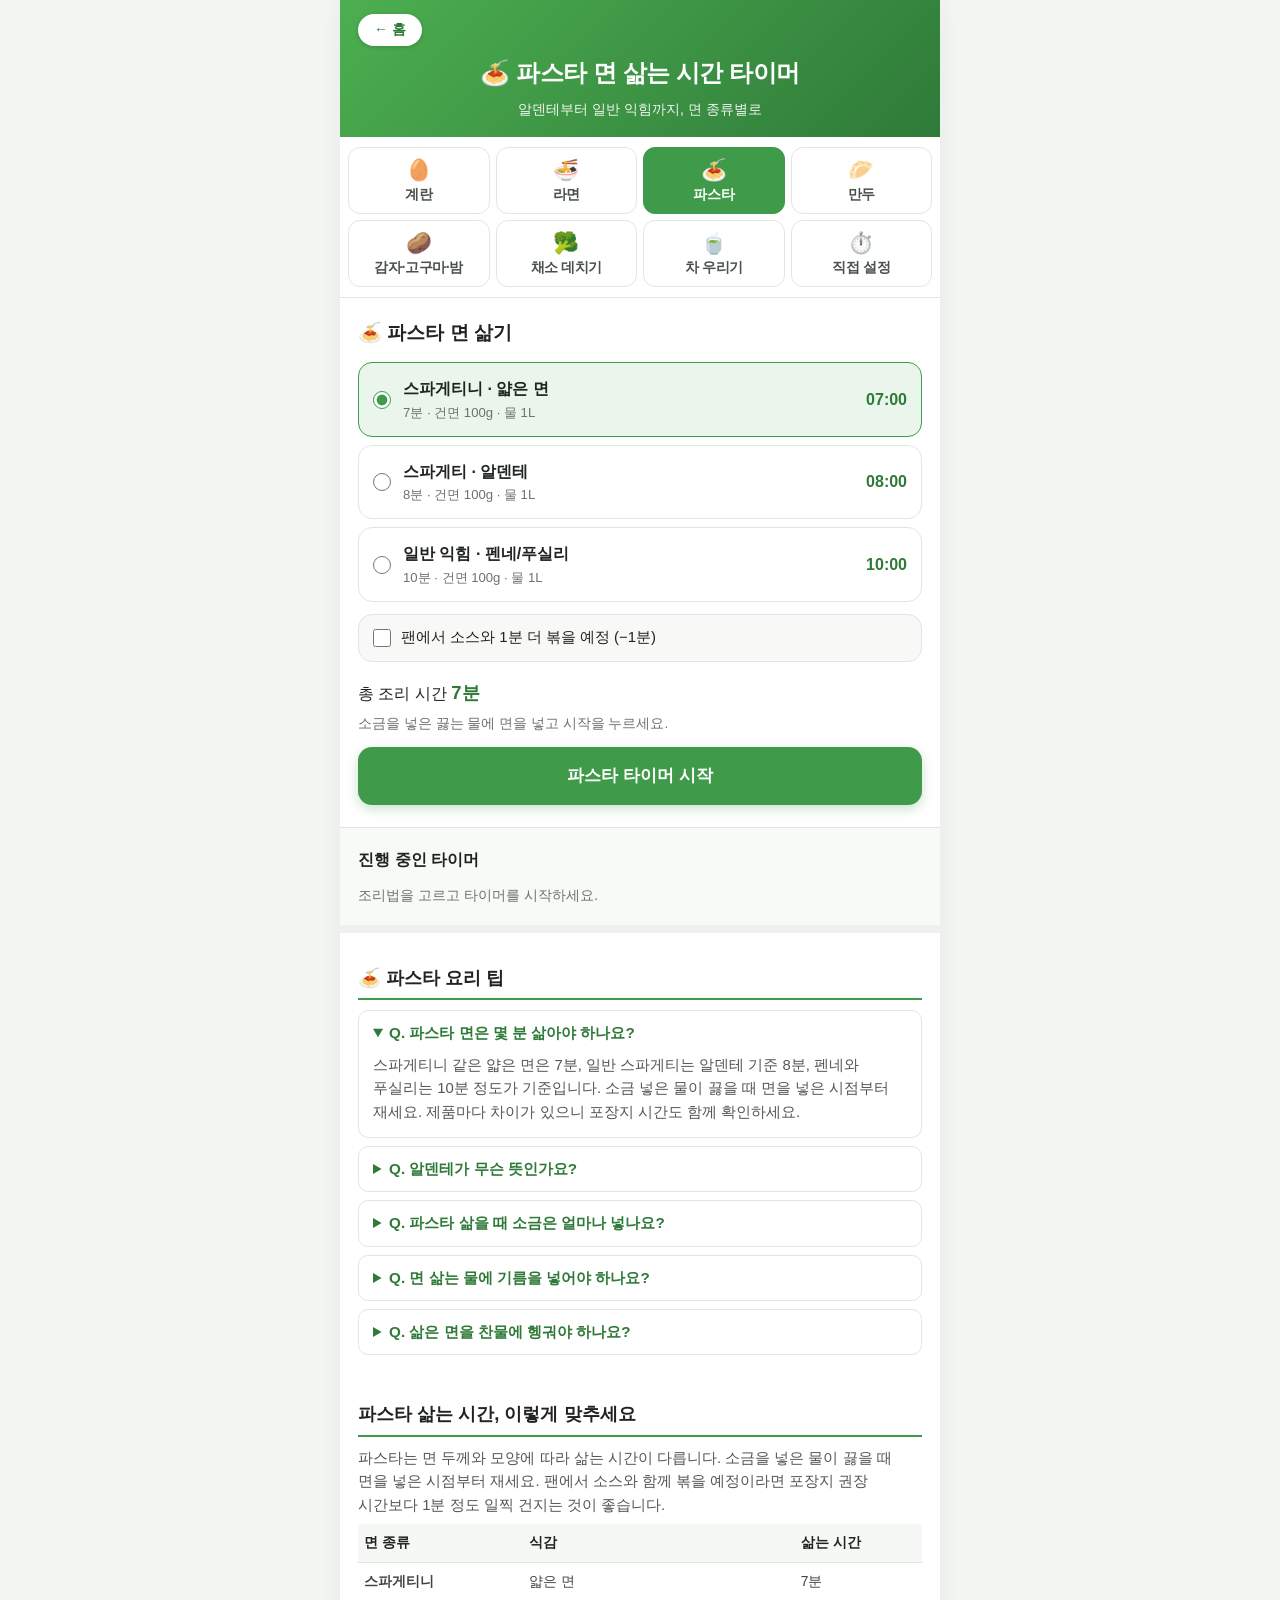
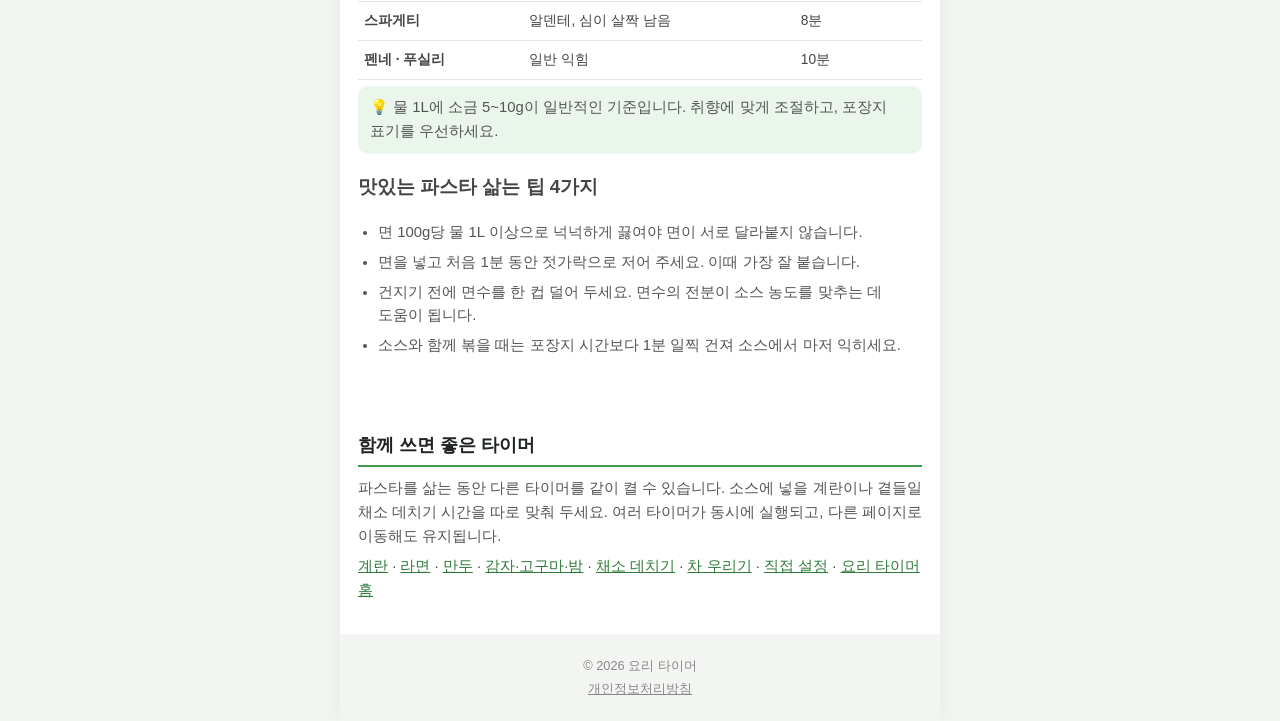
<file: pasta/index.html>
<!DOCTYPE html>
<html lang="ko">
<head>
  <meta charset="UTF-8">
  <meta name="viewport" content="width=device-width, initial-scale=1.0, viewport-fit=cover">
  <title>파스타 면 삶는 시간 타이머 | 스파게티 알덴테 8분 | 요리 타이머</title>
  <meta name="description" content="파스타 면 삶는 시간을 타이머로 맞춰 보세요. 스파게티니 7분, 스파게티 8분, 펜네·푸실리 10분까지 무료로 사용할 수 있습니다.">
  <meta name="theme-color" content="#3f9b4a">
  <link rel="canonical" href="https://yoritimer.com/pasta/">
  <meta property="og:site_name" content="요리 타이머">
  <meta property="og:title" content="파스타 면 삶는 시간 타이머 | 스파게티 알덴테 8분 | 요리 타이머">
  <meta property="og:description" content="파스타 면 삶는 시간을 타이머로 맞춰 보세요. 스파게티니 7분, 스파게티 8분, 펜네·푸실리 10분까지 무료로 사용할 수 있습니다.">
  <meta property="og:type" content="website">
  <meta property="og:url" content="https://yoritimer.com/pasta/">
  <meta property="og:image" content="https://yoritimer.com/og-image.jpg">
  <meta property="og:image:width" content="1200">
  <meta property="og:image:height" content="630">
  <link rel="icon" href="data:image/svg+xml,<svg xmlns='http://www.w3.org/2000/svg' viewBox='0 0 100 100'><text y='.9em' font-size='90'>🍝</text></svg>">
  <link rel="stylesheet" href="../css/style.css">
  <script src="../js/ads.js" defer></script>
  <script>window.START_FOOD = "pasta"; window.SITE_ROOT = "../";</script>
  <script type="application/ld+json">
  {
    "@context": "https://schema.org",
    "@type": "FAQPage",
    "mainEntity": [
      {
        "@type": "Question",
        "name": "파스타 면은 몇 분 삶아야 하나요?",
        "acceptedAnswer": {
          "@type": "Answer",
          "text": "스파게티니 같은 얇은 면은 7분, 일반 스파게티는 알덴테 기준 8분, 펜네와 푸실리는 10분 정도가 기준입니다. 소금 넣은 물이 끓을 때 면을 넣은 시점부터 재세요. 제품마다 차이가 있으니 포장지 시간도 함께 확인하세요."
        }
      },
      {
        "@type": "Question",
        "name": "알덴테가 무슨 뜻인가요?",
        "acceptedAnswer": {
          "@type": "Answer",
          "text": "이탈리아어로 '이로 씹는 느낌이 있다'는 뜻으로, 면 가운데에 심이 아주 살짝 남아 있는 상태를 말합니다. 단면을 보면 중심에 얇고 하얀 점이 보이는 정도입니다."
        }
      },
      {
        "@type": "Question",
        "name": "파스타 삶을 때 소금은 얼마나 넣나요?",
        "acceptedAnswer": {
          "@type": "Answer",
          "text": "물 1L에 소금 5~10g이 일반적인 기준입니다. 간은 취향에 따라 조절하고, 포장지에 안내가 있다면 그 방법을 우선하세요. 소금은 물이 끓은 뒤 면을 넣기 직전에 넣으면 됩니다."
        }
      },
      {
        "@type": "Question",
        "name": "면 삶는 물에 기름을 넣어야 하나요?",
        "acceptedAnswer": {
          "@type": "Answer",
          "text": "꼭 필요하지 않습니다. 면이 서로 붙는 것은 기름보다 물을 넉넉히 쓰고 처음 1분 동안 저어 주는 것으로 막을 수 있습니다. 기름을 넣으면 오히려 소스가 면에 잘 붙지 않을 수 있습니다."
        }
      },
      {
        "@type": "Question",
        "name": "삶은 면을 찬물에 헹궈야 하나요?",
        "acceptedAnswer": {
          "@type": "Answer",
          "text": "소스와 함께 먹는 따뜻한 파스타는 헹구지 않는 것이 좋습니다. 면 표면의 전분이 소스를 잘 붙게 해 줍니다. 차갑게 먹는 냉파스타나 샐러드용 면만 찬물에 헹궈 식히세요."
        }
      }
    ]
  }
  </script>
</head>
<body>
<div class="container">
  <header class="hero">
    <h1>🍝 파스타 면 삶는 시간 타이머</h1>
    <p>알덴테부터 일반 익힘까지, 면 종류별로</p>
  </header>

  <nav class="tabs" id="tabNav" role="tablist" aria-label="음식 선택"></nav>

  <section class="panel" id="panel" aria-live="polite"></section>

  <section class="timer-section" id="timers">
    <div class="timer-head">
      <h2>진행 중인 타이머</h2>
      <span class="wake-status" id="wakeStatus"></span>
      <button type="button" class="link-btn" id="clearDone" hidden>완료된 타이머 지우기</button>
    </div>
    <div class="timer-list" id="timerList"></div>
    <p class="empty" id="emptyNotice">조리법을 고르고 타이머를 시작하세요.</p>
  </section>

  <div class="ad" data-ad="middle"></div>

  <section class="guide food-tips" id="foodTips" hidden></section>

  <article class="guide">
    <h2>파스타 삶는 시간, 이렇게 맞추세요</h2>
    <p>파스타는 면 두께와 모양에 따라 삶는 시간이 다릅니다. 소금을 넣은 물이 끓을 때 면을 넣은 시점부터 재세요. 팬에서 소스와 함께 볶을 예정이라면 포장지 권장 시간보다 1분 정도 일찍 건지는 것이 좋습니다.</p>
    <table class="time-table">
      <thead><tr><th>면 종류</th><th>식감</th><th>삶는 시간</th></tr></thead>
      <tbody>
        <tr><td>스파게티니</td><td>얇은 면</td><td>7분</td></tr>
        <tr><td>스파게티</td><td>알덴테, 심이 살짝 남음</td><td>8분</td></tr>
        <tr><td>펜네 · 푸실리</td><td>일반 익힘</td><td>10분</td></tr>
      </tbody>
    </table>
    <p class="note">💡 물 1L에 소금 5~10g이 일반적인 기준입니다. 취향에 맞게 조절하고, 포장지 표기를 우선하세요.</p>
    <h3>맛있는 파스타 삶는 팁 4가지</h3>
    <ul>
      <li>면 100g당 물 1L 이상으로 넉넉하게 끓여야 면이 서로 달라붙지 않습니다.</li>
      <li>면을 넣고 처음 1분 동안 젓가락으로 저어 주세요. 이때 가장 잘 붙습니다.</li>
      <li>건지기 전에 면수를 한 컵 덜어 두세요. 면수의 전분이 소스 농도를 맞추는 데 도움이 됩니다.</li>
      <li>소스와 함께 볶을 때는 포장지 시간보다 1분 일찍 건져 소스에서 마저 익히세요.</li>
    </ul>
  </article>

  <article class="guide">
    <h2>함께 쓰면 좋은 타이머</h2>
    <p>
      파스타를 삶는 동안 다른 타이머를 같이 켤 수 있습니다. 소스에 넣을 계란이나 곁들일 채소 데치기 시간을 따로 맞춰 두세요. 여러 타이머가 동시에 실행되고, 다른 페이지로 이동해도 유지됩니다.
    </p>
    <p>
      <a href="../egg/">계란</a> · <a href="../ramen/">라면</a> · <a href="../dumpling/">만두</a> · <a href="../potato/">감자·고구마·밤</a> · <a href="../veggie/">채소 데치기</a> · <a href="../tea/">차 우리기</a> · <a href="../custom/">직접 설정</a> ·
      <a href="../">요리 타이머 홈</a>
    </p>
  </article>

  <footer>
    <p>© 2026 요리 타이머</p>
    <p><a href="../privacy.html">개인정보처리방침</a></p>
  </footer>
</div>

<script src="../js/foods.js"></script>
<script src="../js/app.js"></script>
</body>
</html>
</file>
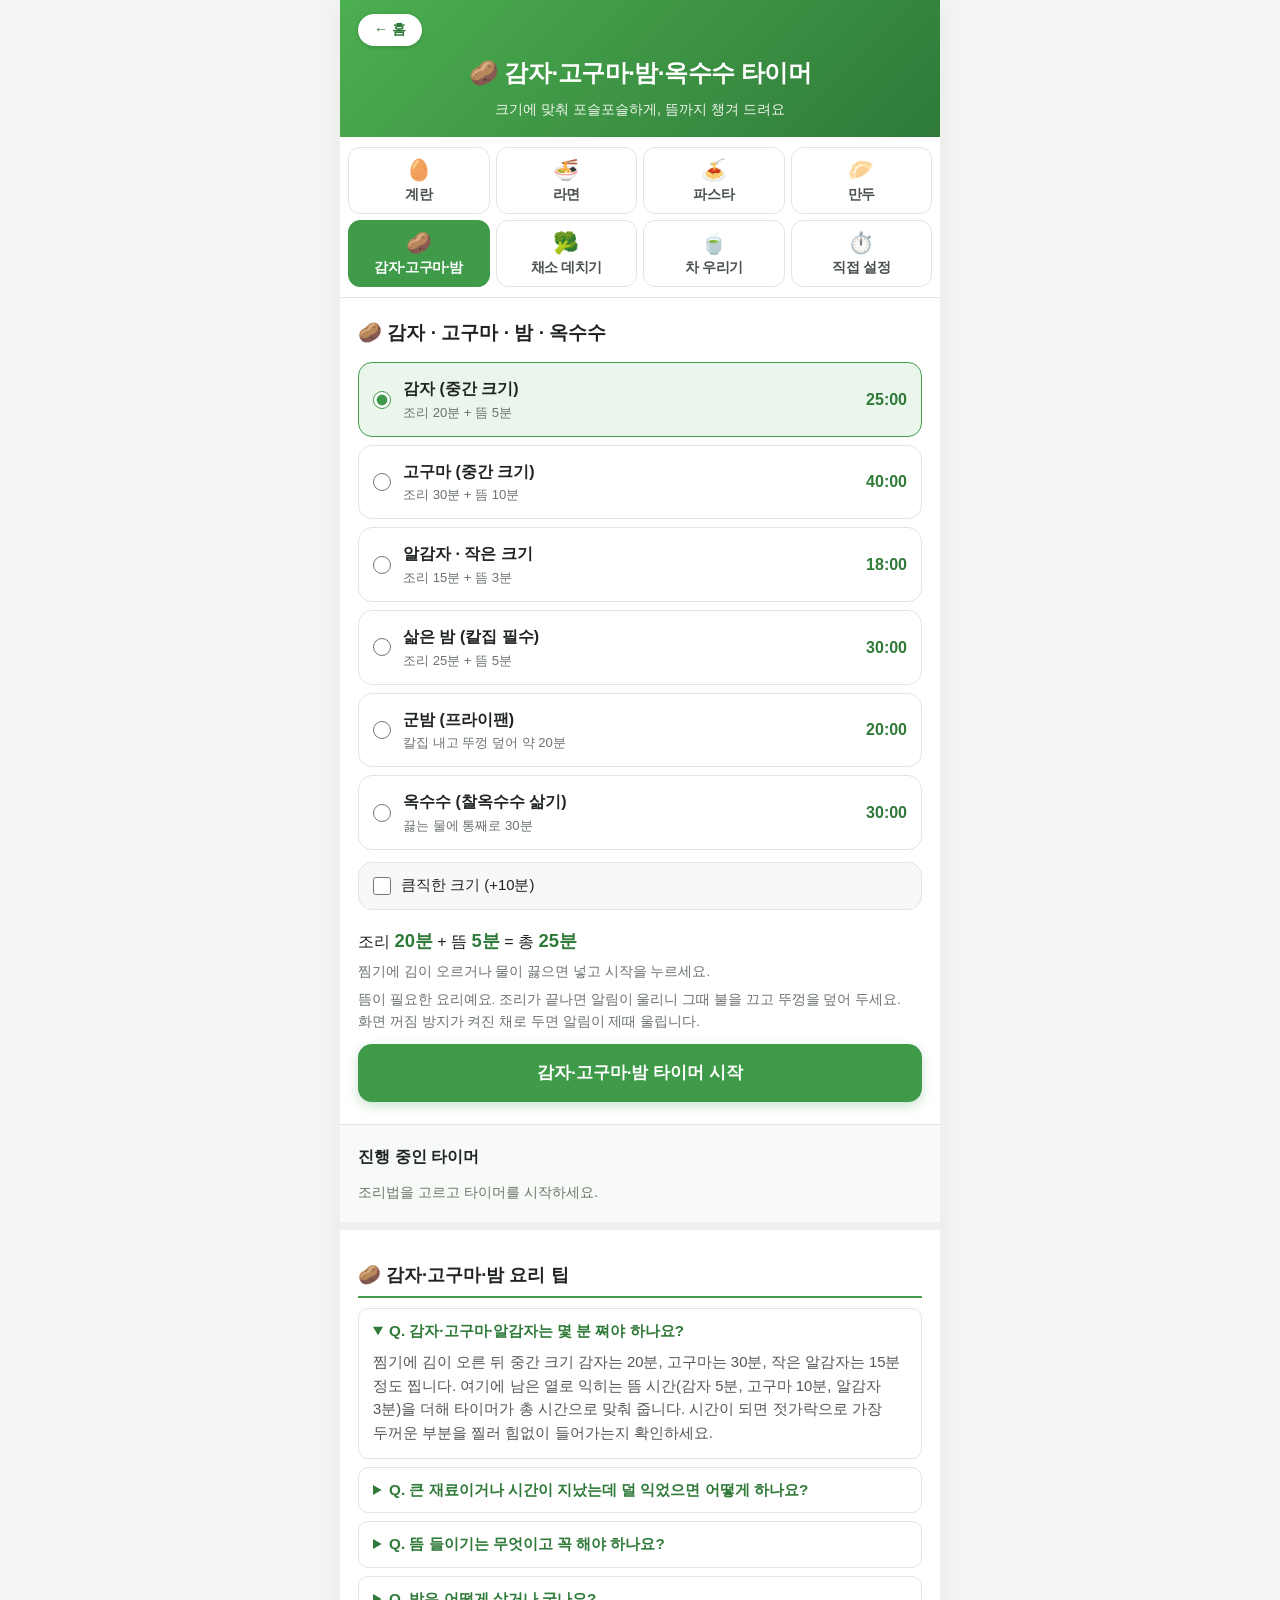
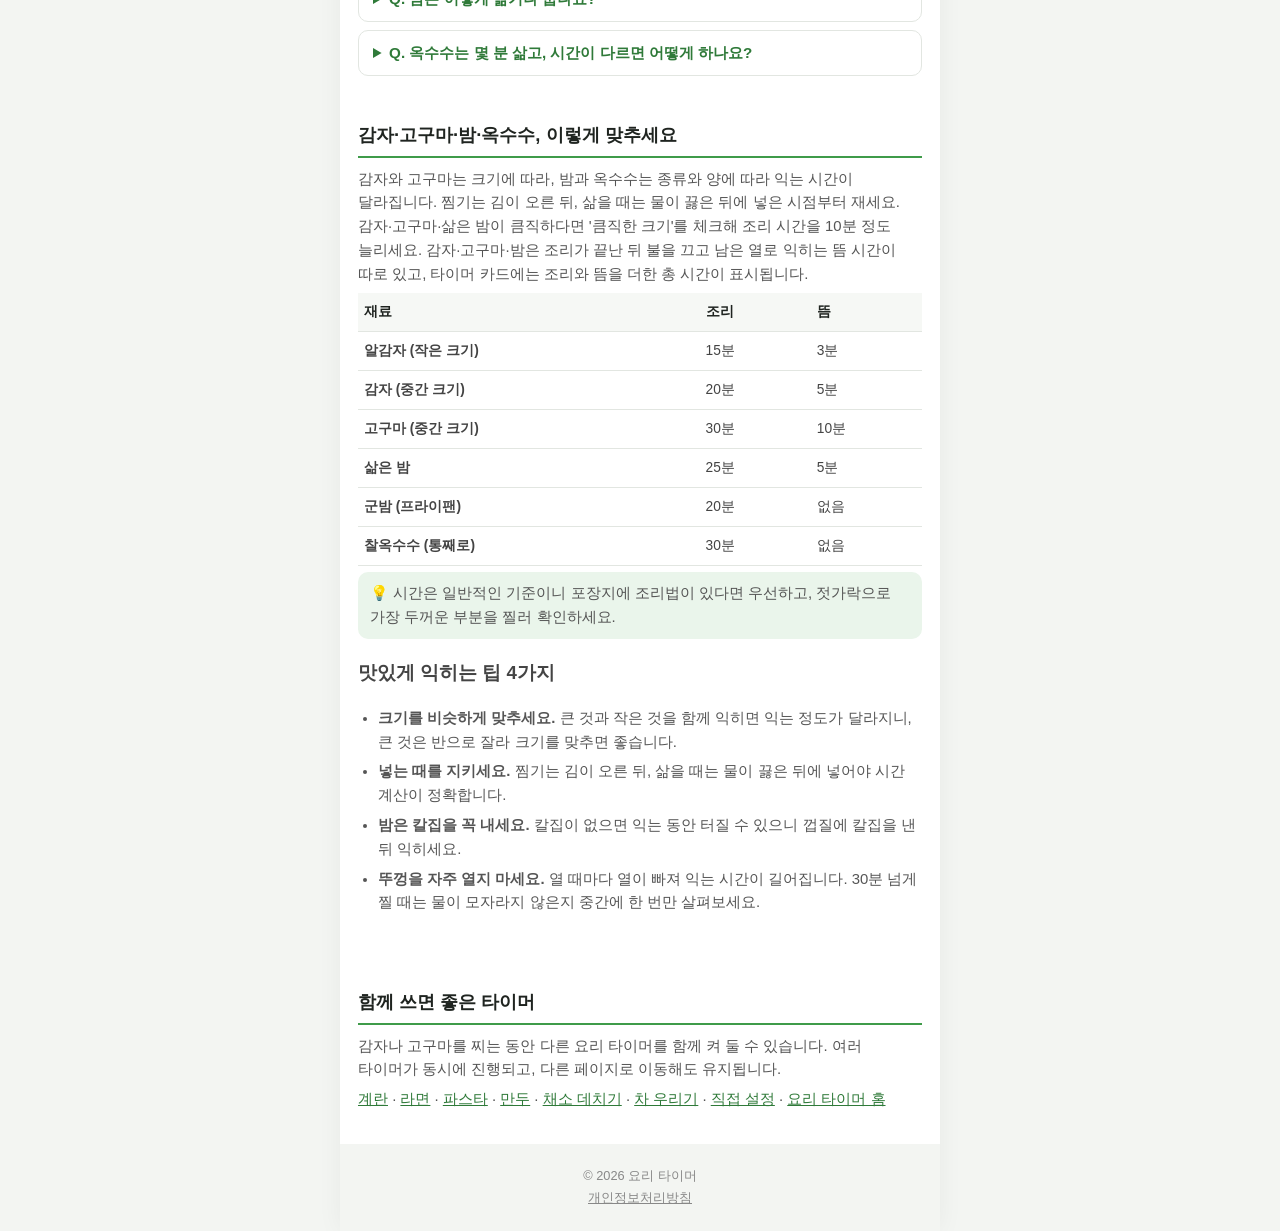
<file: potato/index.html>
<!DOCTYPE html>
<html lang="ko">
<head>
  <meta charset="UTF-8">
  <meta name="viewport" content="width=device-width, initial-scale=1.0, viewport-fit=cover">
  <title>감자·고구마·밤·옥수수 삶기·찌기 타이머 | 감자 20분 · 고구마 30분 | 요리 타이머</title>
  <meta name="description" content="감자 20분+뜸 5분, 고구마 30분+뜸 10분, 밤 25분+뜸 5분, 옥수수 30분. 타이머로 맞추세요.">
  <meta name="theme-color" content="#3f9b4a">
  <link rel="canonical" href="https://yoritimer.com/potato/">
  <meta property="og:site_name" content="요리 타이머">
  <meta property="og:title" content="감자·고구마·밤·옥수수 삶기·찌기 타이머 | 감자 20분 · 고구마 30분 | 요리 타이머">
  <meta property="og:description" content="감자 20분+뜸 5분, 고구마 30분+뜸 10분, 밤 25분+뜸 5분, 옥수수 30분. 타이머로 맞추세요.">
  <meta property="og:type" content="website">
  <meta property="og:url" content="https://yoritimer.com/potato/">
  <meta property="og:image" content="https://yoritimer.com/og-image.jpg">
  <meta property="og:image:width" content="1200">
  <meta property="og:image:height" content="630">
  <link rel="icon" href="data:image/svg+xml,<svg xmlns='http://www.w3.org/2000/svg' viewBox='0 0 100 100'><text y='.9em' font-size='90'>🥔</text></svg>">
  <link rel="stylesheet" href="../css/style.css">
  <script type="application/ld+json">
  {
    "@context": "https://schema.org",
    "@type": "FAQPage",
    "mainEntity": [
      {
        "@type": "Question",
        "name": "감자·고구마·알감자는 몇 분 쪄야 하나요?",
        "acceptedAnswer": { "@type": "Answer", "text": "찜기에 김이 오른 뒤 중간 크기 감자는 20분, 고구마는 30분, 작은 알감자는 15분 정도 찝니다. 여기에 남은 열로 익히는 뜸 시간(감자 5분, 고구마 10분, 알감자 3분)을 더해 타이머가 총 시간으로 맞춰 줍니다. 시간이 되면 젓가락으로 가장 두꺼운 부분을 찔러 힘없이 들어가는지 확인하세요." }
      },
      {
        "@type": "Question",
        "name": "큰 재료이거나 시간이 지났는데 덜 익었으면 어떻게 하나요?",
        "acceptedAnswer": { "@type": "Answer", "text": "감자·고구마·삶은 밤이 큼직하면 '큼직한 크기'를 체크해 조리 시간을 10분 늘리세요. 반으로 잘라 중간 크기처럼 만들어 찌면 시간을 줄일 수 있습니다. 시간이 지나도 속이 덜 익었다면 5분씩 더 찌면서 젓가락으로 확인하세요. 중간에 뚜껑을 자주 열었거나 찜기 물이 부족했다면 시간이 더 걸릴 수 있습니다." }
      },
      {
        "@type": "Question",
        "name": "뜸 들이기는 무엇이고 꼭 해야 하나요?",
        "acceptedAnswer": { "@type": "Answer", "text": "조리 시간이 끝나면 불을 끄고 뚜껑을 덮어 두어 남은 열로 속까지 익히는 시간입니다. 타이머는 조리와 뜸을 합친 총 시간으로 세다가, 불을 꺼야 할 때 알림음이 한 번 울립니다. 뜸 시간은 일반적인 기준이라 재료 크기와 불 세기에 따라 달라질 수 있으니 상태를 보며 조절하세요." }
      },
      {
        "@type": "Question",
        "name": "밤은 어떻게 삶거나 굽나요?",
        "acceptedAnswer": { "@type": "Answer", "text": "삶은 밤은 조리 25분에 뜸 5분, 프라이팬 군밤은 뚜껑을 덮고 약 20분이 기준입니다. 칼집을 내지 않으면 익는 동안 터질 수 있고 전자레인지에 돌릴 때도 마찬가지이니, 껍질에 반드시 칼집을 내세요. 밤 크기와 품종에 따라 차이가 나므로 포장지에 조리법이 있다면 그 시간을 우선하세요." }
      },
      {
        "@type": "Question",
        "name": "옥수수는 몇 분 삶고, 시간이 다르면 어떻게 하나요?",
        "acceptedAnswer": { "@type": "Answer", "text": "찰옥수수는 끓는 물에 통째로 넣고 30분 정도가 일반적인 기준입니다. 레시피에 따라 30~50분까지 다양하고 옥수수 크기와 한 번에 넣는 양에 따라서도 차이가 나므로, 시간이 되면 알갱이를 살짝 눌러 말랑하게 익었는지 확인하세요. 덜 익었다면 5분씩 더 삶아 보세요." }
      }
    ]
  }
  </script>
  <script src="../js/ads.js" defer></script>
  <script>window.START_FOOD = "potato"; window.SITE_ROOT = "../";</script>
</head>
<body>
<div class="container">
  <header class="hero">
    <h1>🥔 감자·고구마·밤·옥수수 타이머</h1>
    <p>크기에 맞춰 포슬포슬하게, 뜸까지 챙겨 드려요</p>
  </header>

  <nav class="tabs" id="tabNav" role="tablist" aria-label="음식 선택"></nav>

  <section class="panel" id="panel" aria-live="polite"></section>

  <section class="timer-section" id="timers">
    <div class="timer-head">
      <h2>진행 중인 타이머</h2>
      <span class="wake-status" id="wakeStatus"></span>
      <button type="button" class="link-btn" id="clearDone" hidden>완료된 타이머 지우기</button>
    </div>
    <div class="timer-list" id="timerList"></div>
    <p class="empty" id="emptyNotice">조리법을 고르고 타이머를 시작하세요.</p>
  </section>

  <div class="ad" data-ad="middle"></div>

  <section class="guide food-tips" id="foodTips" hidden></section>

  <article class="guide">
    <h2>감자·고구마·밤·옥수수, 이렇게 맞추세요</h2>
    <p>감자와 고구마는 크기에 따라, 밤과 옥수수는 종류와 양에 따라 익는 시간이 달라집니다. 찜기는 김이 오른 뒤, 삶을 때는 물이 끓은 뒤에 넣은 시점부터 재세요. 감자·고구마·삶은 밤이 큼직하다면 '큼직한 크기'를 체크해 조리 시간을 10분 정도 늘리세요. 감자·고구마·밤은 조리가 끝난 뒤 불을 끄고 남은 열로 익히는 뜸 시간이 따로 있고, 타이머 카드에는 조리와 뜸을 더한 총 시간이 표시됩니다.</p>
    <table class="time-table">
      <thead><tr><th>재료</th><th>조리</th><th>뜸</th></tr></thead>
      <tbody>
        <tr><td>알감자 (작은 크기)</td><td>15분</td><td>3분</td></tr>
        <tr><td>감자 (중간 크기)</td><td>20분</td><td>5분</td></tr>
        <tr><td>고구마 (중간 크기)</td><td>30분</td><td>10분</td></tr>
        <tr><td>삶은 밤</td><td>25분</td><td>5분</td></tr>
        <tr><td>군밤 (프라이팬)</td><td>20분</td><td>없음</td></tr>
        <tr><td>찰옥수수 (통째로)</td><td>30분</td><td>없음</td></tr>
      </tbody>
    </table>
    <p class="note">💡 시간은 일반적인 기준이니 포장지에 조리법이 있다면 우선하고, 젓가락으로 가장 두꺼운 부분을 찔러 확인하세요.</p>

    <h3>맛있게 익히는 팁 4가지</h3>
    <ul>
      <li><strong>크기를 비슷하게 맞추세요.</strong> 큰 것과 작은 것을 함께 익히면 익는 정도가 달라지니, 큰 것은 반으로 잘라 크기를 맞추면 좋습니다.</li>
      <li><strong>넣는 때를 지키세요.</strong> 찜기는 김이 오른 뒤, 삶을 때는 물이 끓은 뒤에 넣어야 시간 계산이 정확합니다.</li>
      <li><strong>밤은 칼집을 꼭 내세요.</strong> 칼집이 없으면 익는 동안 터질 수 있으니 껍질에 칼집을 낸 뒤 익히세요.</li>
      <li><strong>뚜껑을 자주 열지 마세요.</strong> 열 때마다 열이 빠져 익는 시간이 길어집니다. 30분 넘게 찔 때는 물이 모자라지 않은지 중간에 한 번만 살펴보세요.</li>
    </ul>
  </article>

  <article class="guide">
    <h2>함께 쓰면 좋은 타이머</h2>
    <p>
      감자나 고구마를 찌는 동안 다른 요리 타이머를 함께 켜 둘 수 있습니다. 여러 타이머가 동시에 진행되고, 다른 페이지로 이동해도 유지됩니다.
    </p>
    <p>
      <a href="../egg/">계란</a> · <a href="../ramen/">라면</a> · <a href="../pasta/">파스타</a> · <a href="../dumpling/">만두</a> · <a href="../veggie/">채소 데치기</a> · <a href="../tea/">차 우리기</a> · <a href="../custom/">직접 설정</a> ·
      <a href="../">요리 타이머 홈</a>
    </p>
  </article>

  <footer>
    <p>© 2026 요리 타이머</p>
    <p><a href="../privacy.html">개인정보처리방침</a></p>
  </footer>
</div>

<script src="../js/foods.js"></script>
<script src="../js/app.js"></script>
</body>
</html>
</file>
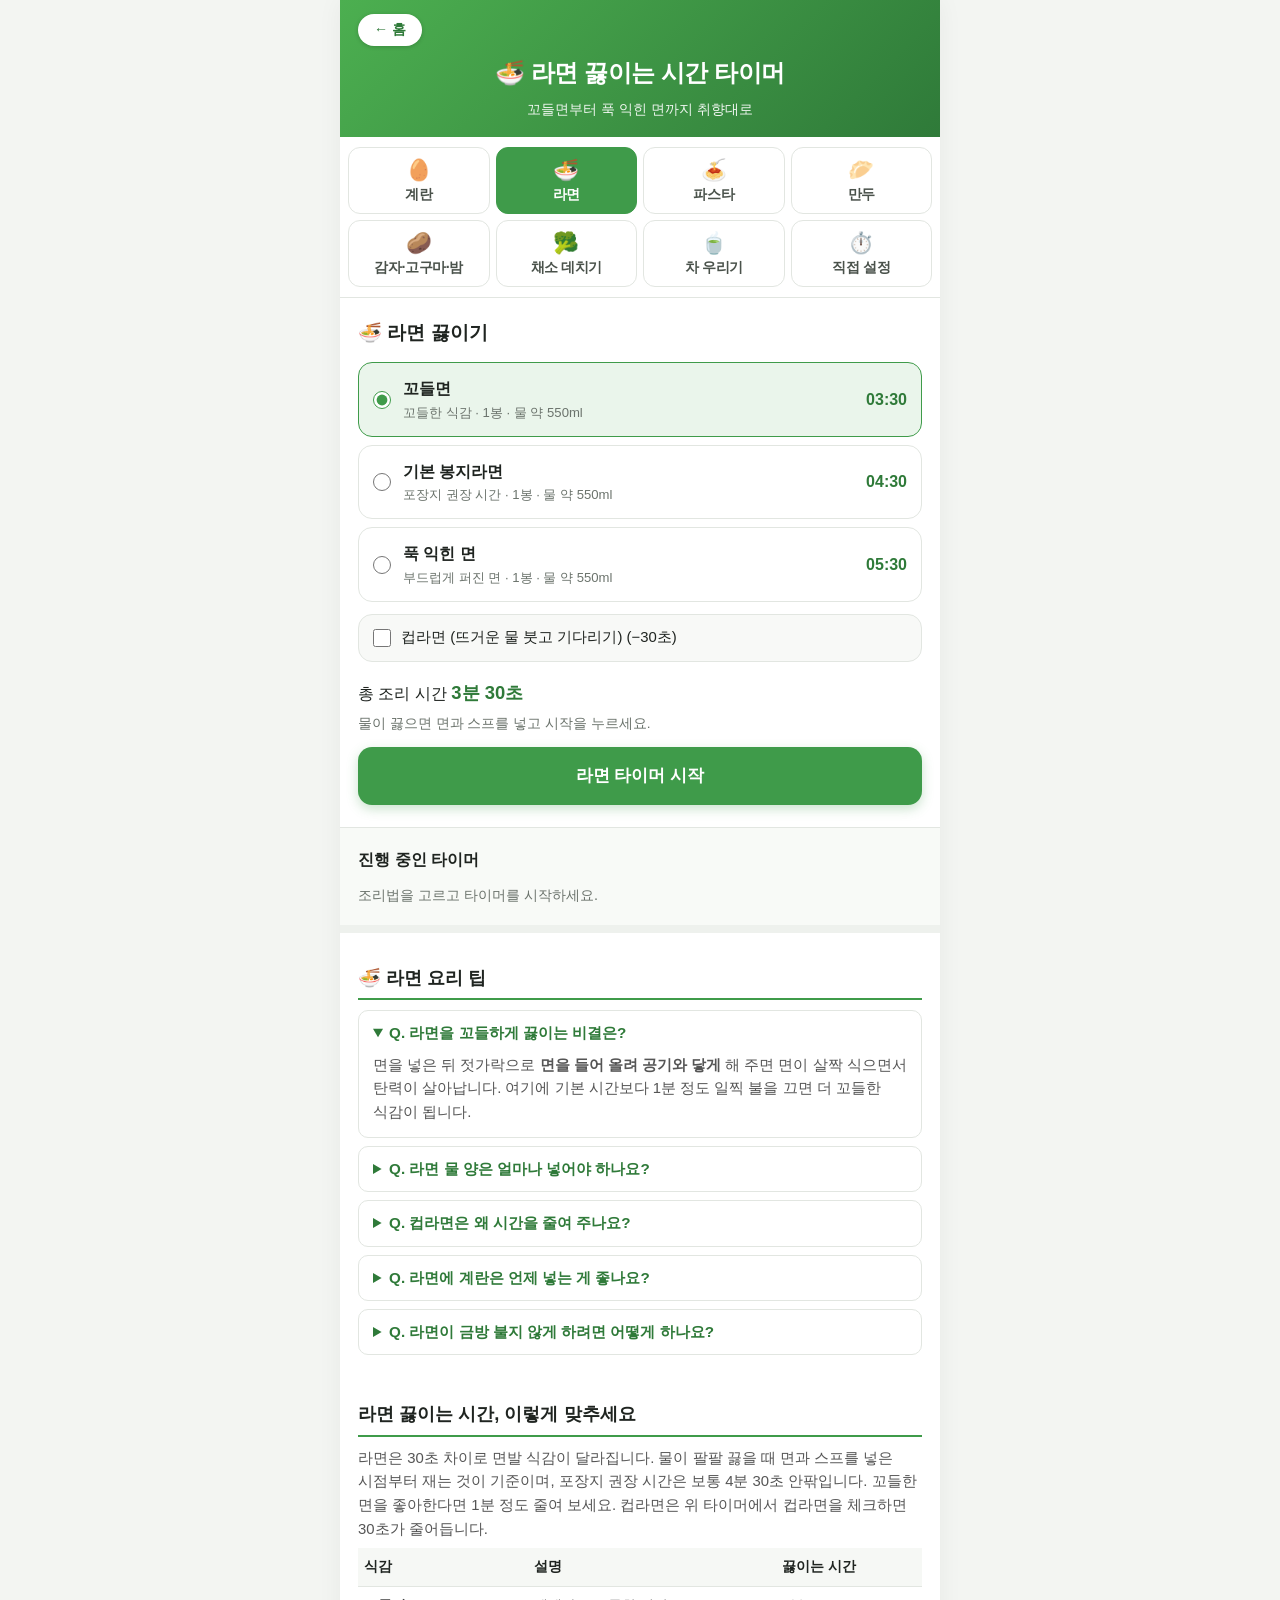
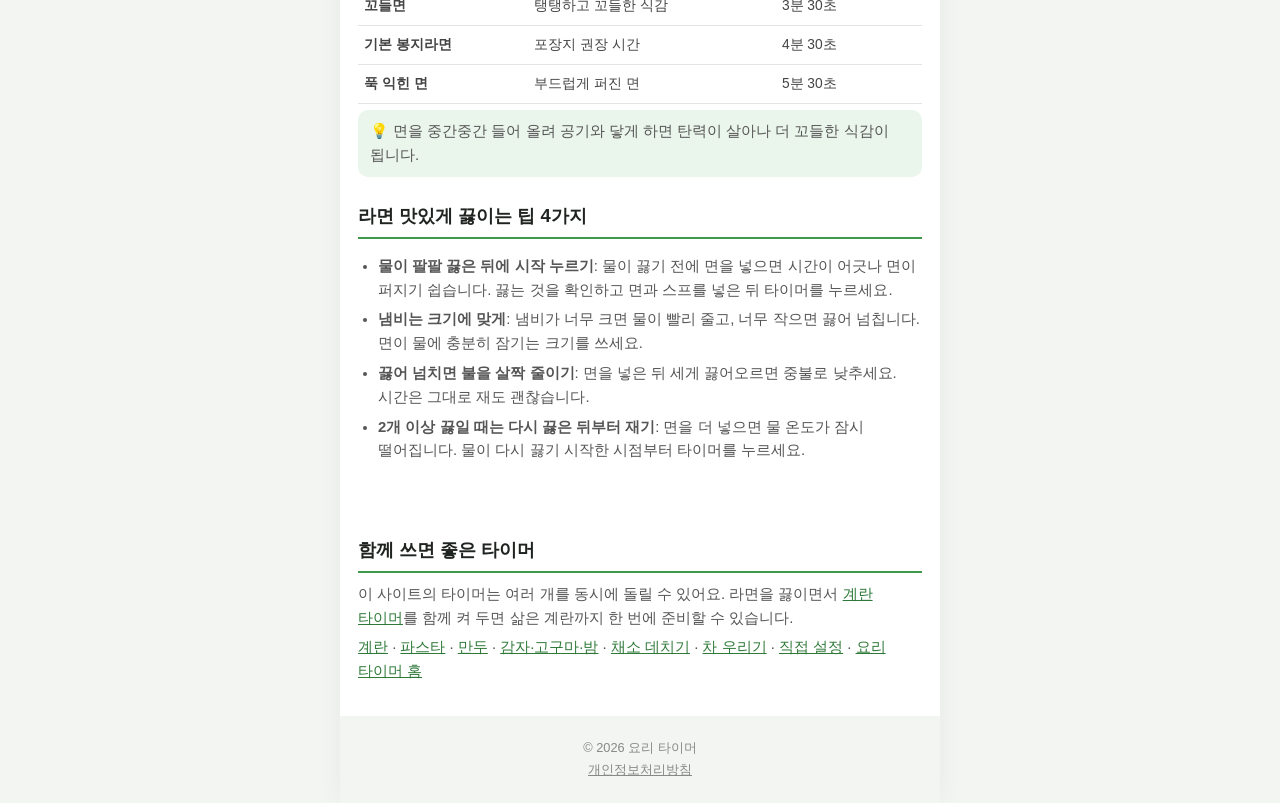
<file: ramen/index.html>
<!DOCTYPE html>
<html lang="ko">
<head>
  <meta charset="UTF-8">
  <meta name="viewport" content="width=device-width, initial-scale=1.0, viewport-fit=cover">
  <title>라면 끓이는 시간 타이머 | 꼬들면 3분 30초 · 기본 4분 30초 | 요리 타이머</title>
  <meta name="description" content="라면 끓이는 시간을 타이머로 맞추세요. 꼬들면 3분 30초, 기본 4분 30초, 컵라면 보정까지 설치 없이 무료.">
  <meta name="theme-color" content="#3f9b4a">
  <link rel="canonical" href="https://yoritimer.com/ramen/">
  <meta property="og:site_name" content="요리 타이머">
  <meta property="og:title" content="라면 끓이는 시간 타이머 | 꼬들면 3분 30초 · 기본 4분 30초 | 요리 타이머">
  <meta property="og:description" content="라면 끓이는 시간을 타이머로 맞추세요. 꼬들면 3분 30초, 기본 4분 30초, 컵라면 보정까지 설치 없이 무료.">
  <meta property="og:type" content="website">
  <meta property="og:url" content="https://yoritimer.com/ramen/">
  <meta property="og:image" content="https://yoritimer.com/og-image.jpg">
  <meta property="og:image:width" content="1200">
  <meta property="og:image:height" content="630">
  <link rel="icon" href="data:image/svg+xml,<svg xmlns='http://www.w3.org/2000/svg' viewBox='0 0 100 100'><text y='.9em' font-size='90'>🍜</text></svg>">
  <link rel="stylesheet" href="../css/style.css">
  <script src="../js/ads.js" defer></script>
  <script>window.START_FOOD = "ramen"; window.SITE_ROOT = "../";</script>
  <script type="application/ld+json">
  {
    "@context": "https://schema.org",
    "@type": "FAQPage",
    "mainEntity": [
      {
        "@type": "Question",
        "name": "라면을 꼬들하게 끓이는 비결은?",
        "acceptedAnswer": {
          "@type": "Answer",
          "text": "면을 넣은 뒤 젓가락으로 면을 들어 올려 공기와 닿게 해 주면 면이 살짝 식으면서 탄력이 살아납니다. 여기에 기본 시간보다 1분 정도 일찍 불을 끄면 더 꼬들한 식감이 됩니다."
        }
      },
      {
        "@type": "Question",
        "name": "라면 물 양은 얼마나 넣어야 하나요?",
        "acceptedAnswer": {
          "@type": "Answer",
          "text": "포장지에 적힌 물 양을 따르는 것이 가장 정확합니다. 봉지라면은 보통 500~550mL(종이컵 3컵 안팎)입니다. 물이 많으면 국물이 싱겁고, 적으면 짜고 면이 덜 익을 수 있어요."
        }
      },
      {
        "@type": "Question",
        "name": "컵라면은 왜 시간을 줄여 주나요?",
        "acceptedAnswer": {
          "@type": "Answer",
          "text": "컵라면은 제품마다 안내 시간이 다르므로 용기에 적힌 시간을 먼저 확인하세요. 컵라면 체크를 켜면 선택한 시간에서 30초가 줄어듭니다. 뚜껑을 덮어 두면 열이 빠지지 않아 면이 더 고르게 익습니다."
        }
      },
      {
        "@type": "Question",
        "name": "라면에 계란은 언제 넣는 게 좋나요?",
        "acceptedAnswer": {
          "@type": "Answer",
          "text": "계란을 풀어 넣으려면 면이 다 익기 1분 전쯤 넣고 젓지 않고 두면 몽글하게 익습니다. 반숙 느낌을 원하면 불을 끄기 직전에 넣고 뚜껑을 덮어 두세요. 삶은 계란을 곁들이려면 계란 타이머를 함께 켜 두면 편합니다."
        }
      },
      {
        "@type": "Question",
        "name": "라면이 금방 불지 않게 하려면 어떻게 하나요?",
        "acceptedAnswer": {
          "@type": "Answer",
          "text": "다 끓인 뒤에도 냄비가 뜨거워서 면이 계속 익습니다. 알람이 울리면 바로 그릇에 옮겨 담으세요. 냄비째 두면 면이 퍼져서 금방 불어 버립니다."
        }
      }
    ]
  }
  </script>
</head>
<body>
<div class="container">
  <header class="hero">
    <h1>🍜 라면 끓이는 시간 타이머</h1>
    <p>꼬들면부터 푹 익힌 면까지 취향대로</p>
  </header>

  <nav class="tabs" id="tabNav" role="tablist" aria-label="음식 선택"></nav>

  <section class="panel" id="panel" aria-live="polite"></section>

  <section class="timer-section" id="timers">
    <div class="timer-head">
      <h2>진행 중인 타이머</h2>
      <span class="wake-status" id="wakeStatus"></span>
      <button type="button" class="link-btn" id="clearDone" hidden>완료된 타이머 지우기</button>
    </div>
    <div class="timer-list" id="timerList"></div>
    <p class="empty" id="emptyNotice">조리법을 고르고 타이머를 시작하세요.</p>
  </section>

  <div class="ad" data-ad="middle"></div>

  <section class="guide food-tips" id="foodTips" hidden></section>

  <article class="guide">
    <h2>라면 끓이는 시간, 이렇게 맞추세요</h2>
    <p>라면은 30초 차이로 면발 식감이 달라집니다. 물이 팔팔 끓을 때 면과 스프를 넣은 시점부터 재는 것이 기준이며, 포장지 권장 시간은 보통 4분 30초 안팎입니다. 꼬들한 면을 좋아한다면 1분 정도 줄여 보세요. 컵라면은 위 타이머에서 컵라면을 체크하면 30초가 줄어듭니다.</p>
    <table class="time-table">
      <thead><tr><th>식감</th><th>설명</th><th>끓이는 시간</th></tr></thead>
      <tbody>
        <tr><td>꼬들면</td><td>탱탱하고 꼬들한 식감</td><td>3분 30초</td></tr>
        <tr><td>기본 봉지라면</td><td>포장지 권장 시간</td><td>4분 30초</td></tr>
        <tr><td>푹 익힌 면</td><td>부드럽게 퍼진 면</td><td>5분 30초</td></tr>
      </tbody>
    </table>
    <p class="note">💡 면을 중간중간 들어 올려 공기와 닿게 하면 탄력이 살아나 더 꼬들한 식감이 됩니다.</p>

    <h2>라면 맛있게 끓이는 팁 4가지</h2>
    <ul>
      <li><strong>물이 팔팔 끓은 뒤에 시작 누르기</strong>: 물이 끓기 전에 면을 넣으면 시간이 어긋나 면이 퍼지기 쉽습니다. 끓는 것을 확인하고 면과 스프를 넣은 뒤 타이머를 누르세요.</li>
      <li><strong>냄비는 크기에 맞게</strong>: 냄비가 너무 크면 물이 빨리 줄고, 너무 작으면 끓어 넘칩니다. 면이 물에 충분히 잠기는 크기를 쓰세요.</li>
      <li><strong>끓어 넘치면 불을 살짝 줄이기</strong>: 면을 넣은 뒤 세게 끓어오르면 중불로 낮추세요. 시간은 그대로 재도 괜찮습니다.</li>
      <li><strong>2개 이상 끓일 때는 다시 끓은 뒤부터 재기</strong>: 면을 더 넣으면 물 온도가 잠시 떨어집니다. 물이 다시 끓기 시작한 시점부터 타이머를 누르세요.</li>
    </ul>
  </article>

  <article class="guide">
    <h2>함께 쓰면 좋은 타이머</h2>
    <p>이 사이트의 타이머는 여러 개를 동시에 돌릴 수 있어요. 라면을 끓이면서 <a href="../egg/">계란 타이머</a>를 함께 켜 두면 삶은 계란까지 한 번에 준비할 수 있습니다.</p>
    <p>
      <a href="../egg/">계란</a> · <a href="../pasta/">파스타</a> · <a href="../dumpling/">만두</a> · <a href="../potato/">감자·고구마·밤</a> · <a href="../veggie/">채소 데치기</a> · <a href="../tea/">차 우리기</a> ·
      <a href="../custom/">직접 설정</a> · <a href="../">요리 타이머 홈</a>
    </p>
  </article>

  <footer>
    <p>© 2026 요리 타이머</p>
    <p><a href="../privacy.html">개인정보처리방침</a></p>
  </footer>
</div>

<script src="../js/foods.js"></script>
<script src="../js/app.js"></script>
</body>
</html>
</file>
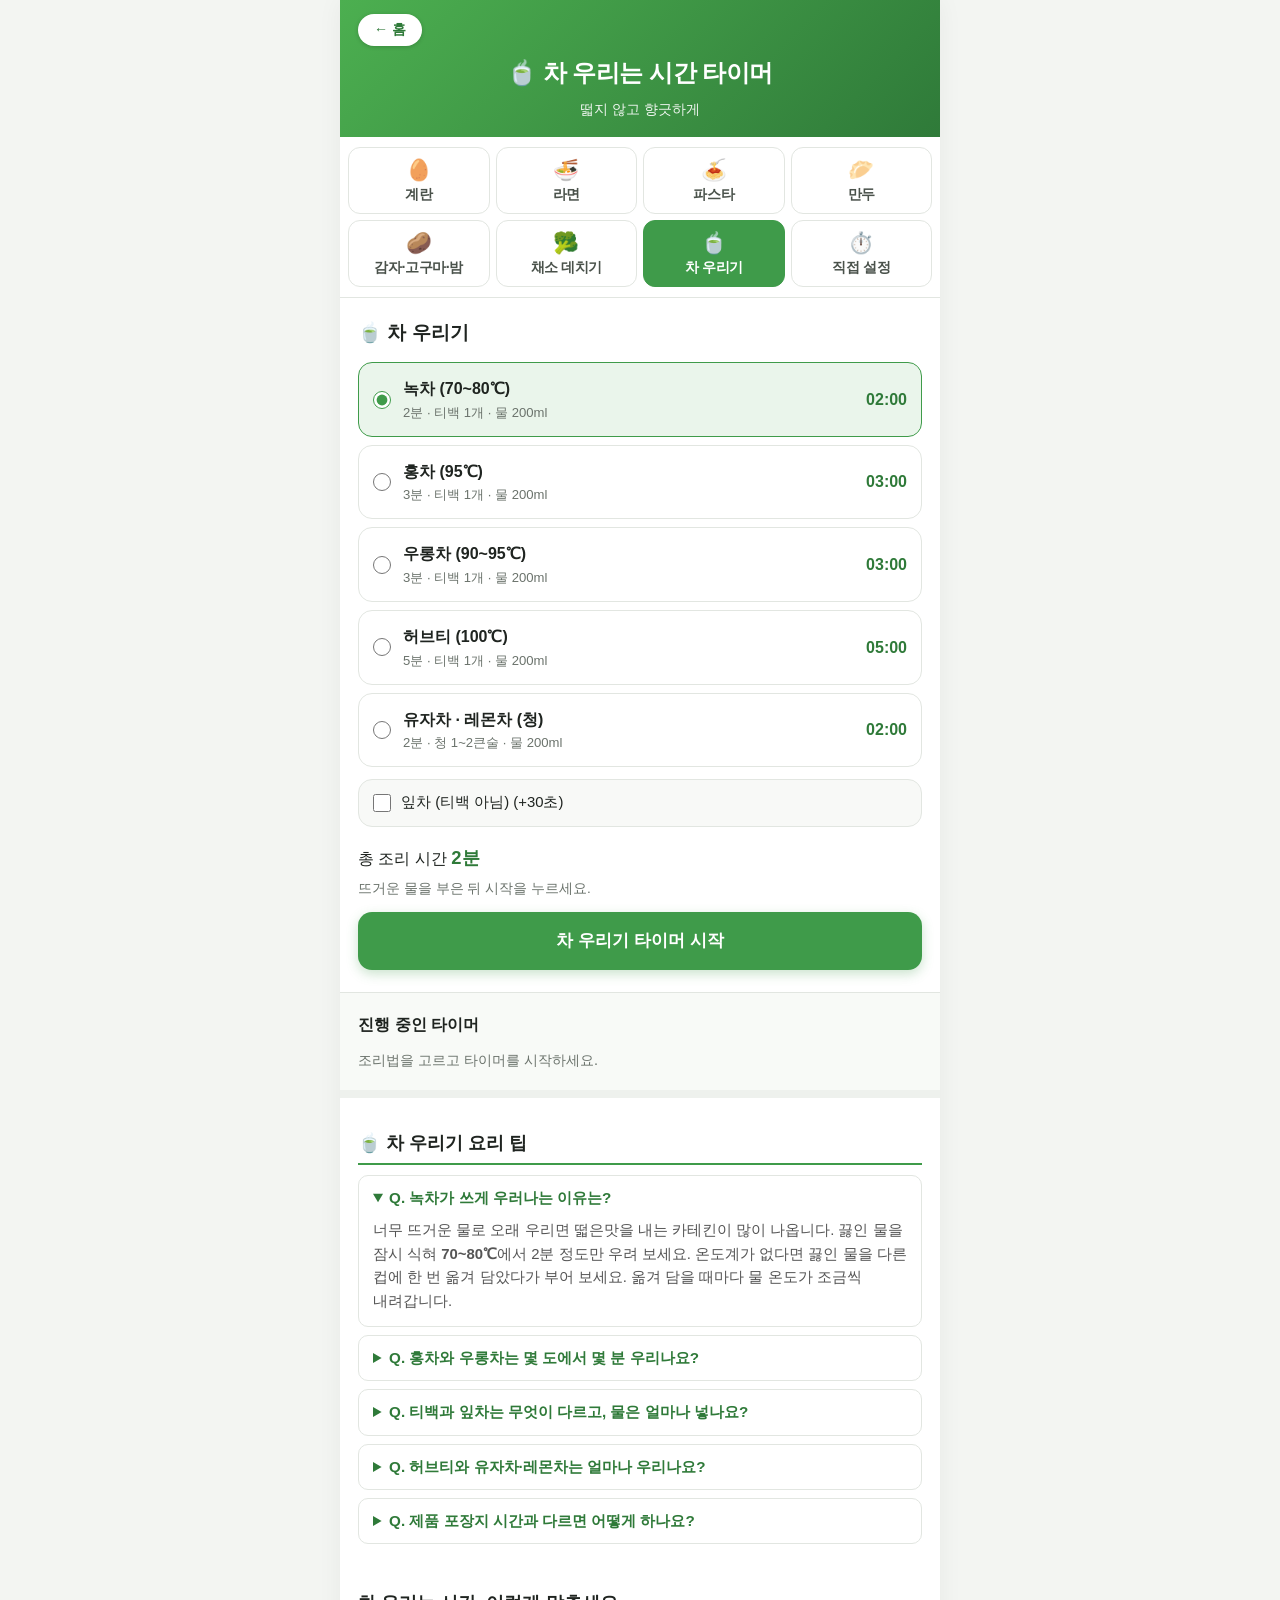
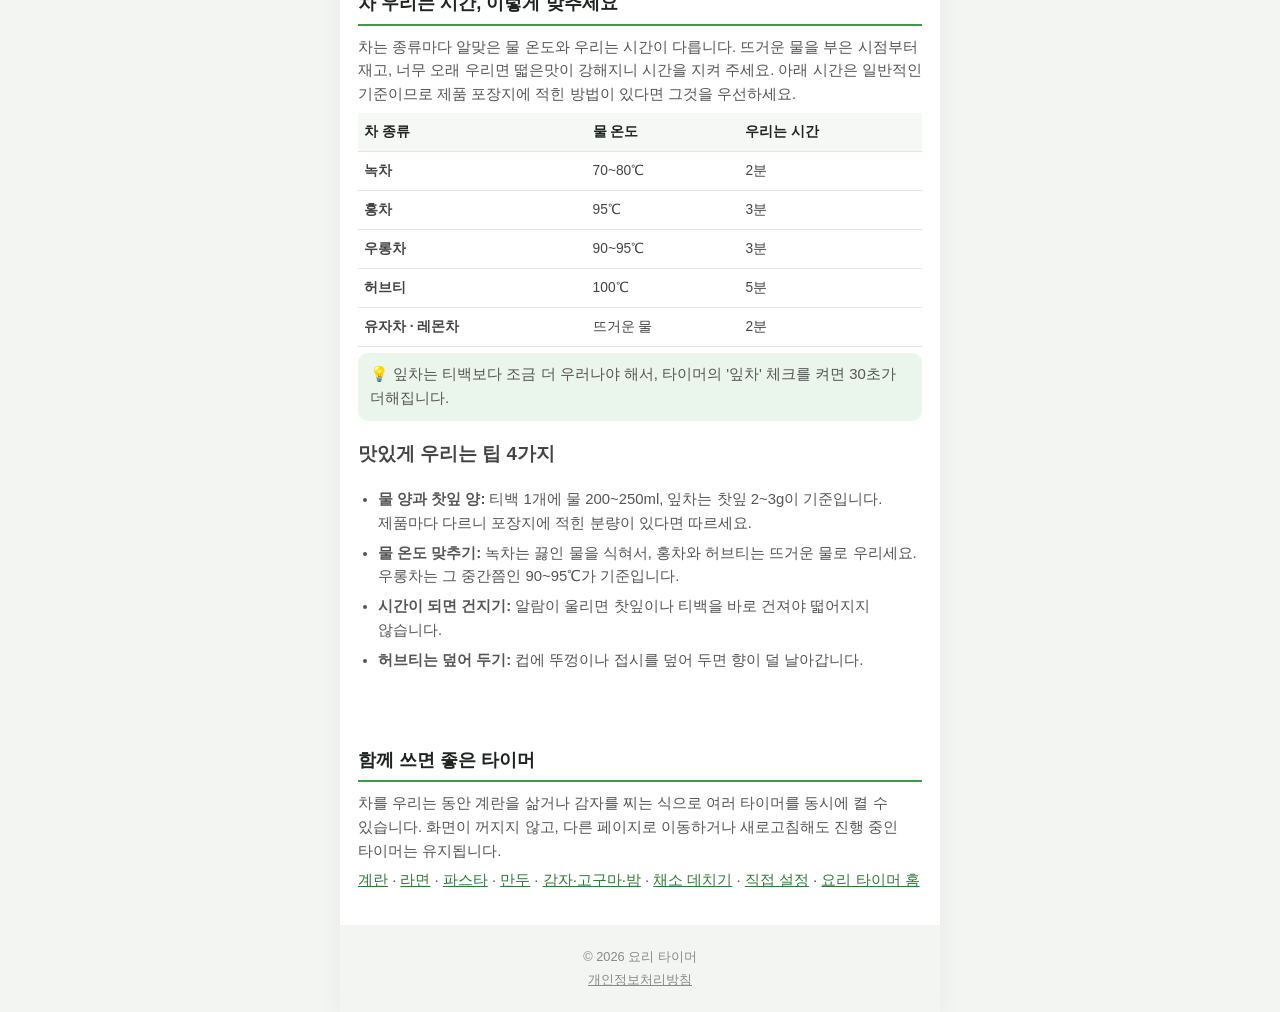
<file: tea/index.html>
<!DOCTYPE html>
<html lang="ko">
<head>
  <meta charset="UTF-8">
  <meta name="viewport" content="width=device-width, initial-scale=1.0, viewport-fit=cover">
  <title>차 우리는 시간 타이머 | 녹차 2분 · 홍차 3분 | 요리 타이머</title>
  <meta name="description" content="차 우리는 시간을 타이머로 맞추세요. 녹차 2분, 홍차·우롱차 3분, 허브티 5분까지 무료로 사용할 수 있습니다.">
  <meta name="theme-color" content="#3f9b4a">
  <link rel="canonical" href="https://yoritimer.com/tea/">
  <meta property="og:site_name" content="요리 타이머">
  <meta property="og:title" content="차 우리는 시간 타이머 | 녹차 2분 · 홍차 3분 | 요리 타이머">
  <meta property="og:description" content="차 우리는 시간을 타이머로 맞추세요. 녹차 2분, 홍차·우롱차 3분, 허브티 5분까지 무료로 사용할 수 있습니다.">
  <meta property="og:type" content="website">
  <meta property="og:url" content="https://yoritimer.com/tea/">
  <meta property="og:image" content="https://yoritimer.com/og-image.jpg">
  <meta property="og:image:width" content="1200">
  <meta property="og:image:height" content="630">
  <link rel="icon" href="data:image/svg+xml,<svg xmlns='http://www.w3.org/2000/svg' viewBox='0 0 100 100'><text y='.9em' font-size='90'>🍵</text></svg>">
  <link rel="stylesheet" href="../css/style.css">
  <script type="application/ld+json">
  {
    "@context": "https://schema.org",
    "@type": "FAQPage",
    "mainEntity": [
      {
        "@type": "Question",
        "name": "녹차가 쓰게 우러나는 이유는?",
        "acceptedAnswer": {
          "@type": "Answer",
          "text": "너무 뜨거운 물로 오래 우리면 떫은맛을 내는 카테킨이 많이 나옵니다. 끓인 물을 잠시 식혀 70~80℃에서 2분 정도만 우려 보세요. 온도계가 없다면 끓인 물을 다른 컵에 한 번 옮겨 담았다가 부어 보세요. 옮겨 담을 때마다 물 온도가 조금씩 내려갑니다."
        }
      },
      {
        "@type": "Question",
        "name": "홍차와 우롱차는 몇 도에서 몇 분 우리나요?",
        "acceptedAnswer": {
          "@type": "Answer",
          "text": "홍차는 끓기 직전의 뜨거운 물(약 95℃)에 3분 정도, 우롱차는 90~95℃의 물에 3분 정도가 기준입니다. 너무 오래 두면 떫고 진해지므로 알람이 울리면 바로 티백이나 찻잎을 건져 주세요."
        }
      },
      {
        "@type": "Question",
        "name": "티백과 잎차는 무엇이 다르고, 물은 얼마나 넣나요?",
        "acceptedAnswer": {
          "@type": "Answer",
          "text": "티백 1개에 물 200~250ml, 잎차는 찻잎 2~3g(티스푼 1개 정도)에 물 200~250ml가 일반적인 기준입니다. 잎차는 티백보다 우러나는 데 조금 더 걸려서, '잎차(티백 아님)'를 체크하면 30초가 자동으로 추가됩니다. 찻잎 양과 시간은 제품마다 다르니 맛을 보며 조절하세요."
        }
      },
      {
        "@type": "Question",
        "name": "허브티와 유자차·레몬차는 얼마나 우리나요?",
        "acceptedAnswer": {
          "@type": "Answer",
          "text": "허브티는 100℃의 뜨거운 물에 5분 정도가 일반적인 기준이며, 허브 종류와 제품에 따라 온도와 시간이 다르니 포장지에 안내가 있다면 그 방법을 우선하세요. 컵에 뚜껑이나 작은 접시를 덮어 두면 향이 덜 날아갑니다. 유자차나 레몬차 같은 청 종류는 뜨거운 물에 청 1~2큰술을 넣고 저어 녹인 뒤 2분 정도 두는 것을 기준으로 삼았고, 청의 농도에 따라 양을 조절하세요. 잎차 체크는 청 종류에는 필요하지 않습니다."
        }
      },
      {
        "@type": "Question",
        "name": "제품 포장지 시간과 다르면 어떻게 하나요?",
        "acceptedAnswer": {
          "@type": "Answer",
          "text": "차 종류와 찻잎 상태, 티백 여부에 따라 알맞은 온도와 시간이 다릅니다. 포장지에 적힌 우리는 방법이 있다면 그 방법을 우선하고, 이 타이머는 시간을 재는 용도로 사용하세요. 말차나 가루 스틱 차처럼 우리지 않고 물에 풀어 마시는 차는 타이머가 필요 없으니 포장지 안내대로 저어서 드세요."
        }
      }
    ]
  }
  </script>
  <script src="../js/ads.js" defer></script>
  <script>window.START_FOOD = "tea"; window.SITE_ROOT = "../";</script>
</head>
<body>
<div class="container">
  <header class="hero">
    <h1>🍵 차 우리는 시간 타이머</h1>
    <p>떫지 않고 향긋하게</p>
  </header>

  <nav class="tabs" id="tabNav" role="tablist" aria-label="음식 선택"></nav>

  <section class="panel" id="panel" aria-live="polite"></section>

  <section class="timer-section" id="timers">
    <div class="timer-head">
      <h2>진행 중인 타이머</h2>
      <span class="wake-status" id="wakeStatus"></span>
      <button type="button" class="link-btn" id="clearDone" hidden>완료된 타이머 지우기</button>
    </div>
    <div class="timer-list" id="timerList"></div>
    <p class="empty" id="emptyNotice">조리법을 고르고 타이머를 시작하세요.</p>
  </section>

  <div class="ad" data-ad="middle"></div>

  <section class="guide food-tips" id="foodTips" hidden></section>

  <article class="guide">
    <h2>차 우리는 시간, 이렇게 맞추세요</h2>
    <p>차는 종류마다 알맞은 물 온도와 우리는 시간이 다릅니다. 뜨거운 물을 부은 시점부터 재고, 너무 오래 우리면 떫은맛이 강해지니 시간을 지켜 주세요. 아래 시간은 일반적인 기준이므로 제품 포장지에 적힌 방법이 있다면 그것을 우선하세요.</p>
    <table class="time-table">
      <thead><tr><th>차 종류</th><th>물 온도</th><th>우리는 시간</th></tr></thead>
      <tbody>
        <tr><td>녹차</td><td>70~80℃</td><td>2분</td></tr>
        <tr><td>홍차</td><td>95℃</td><td>3분</td></tr>
        <tr><td>우롱차</td><td>90~95℃</td><td>3분</td></tr>
        <tr><td>허브티</td><td>100℃</td><td>5분</td></tr>
        <tr><td>유자차 · 레몬차</td><td>뜨거운 물</td><td>2분</td></tr>
      </tbody>
    </table>
    <p class="note">💡 잎차는 티백보다 조금 더 우러나야 해서, 타이머의 '잎차' 체크를 켜면 30초가 더해집니다.</p>
    <h3>맛있게 우리는 팁 4가지</h3>
    <ul>
      <li><strong>물 양과 찻잎 양:</strong> 티백 1개에 물 200~250ml, 잎차는 찻잎 2~3g이 기준입니다. 제품마다 다르니 포장지에 적힌 분량이 있다면 따르세요.</li>
      <li><strong>물 온도 맞추기:</strong> 녹차는 끓인 물을 식혀서, 홍차와 허브티는 뜨거운 물로 우리세요. 우롱차는 그 중간쯤인 90~95℃가 기준입니다.</li>
      <li><strong>시간이 되면 건지기:</strong> 알람이 울리면 찻잎이나 티백을 바로 건져야 떫어지지 않습니다.</li>
      <li><strong>허브티는 덮어 두기:</strong> 컵에 뚜껑이나 접시를 덮어 두면 향이 덜 날아갑니다.</li>
    </ul>
  </article>

  <article class="guide">
    <h2>함께 쓰면 좋은 타이머</h2>
    <p>차를 우리는 동안 계란을 삶거나 감자를 찌는 식으로 여러 타이머를 동시에 켤 수 있습니다. 화면이 꺼지지 않고, 다른 페이지로 이동하거나 새로고침해도 진행 중인 타이머는 유지됩니다.</p>
    <p>
      <a href="../egg/">계란</a> · <a href="../ramen/">라면</a> · <a href="../pasta/">파스타</a> · <a href="../dumpling/">만두</a> · <a href="../potato/">감자·고구마·밤</a> · <a href="../veggie/">채소 데치기</a> · <a href="../custom/">직접 설정</a> ·
      <a href="../">요리 타이머 홈</a>
    </p>
  </article>

  <footer>
    <p>© 2026 요리 타이머</p>
    <p><a href="../privacy.html">개인정보처리방침</a></p>
  </footer>
</div>

<script src="../js/foods.js"></script>
<script src="../js/app.js"></script>
</body>
</html>
</file>
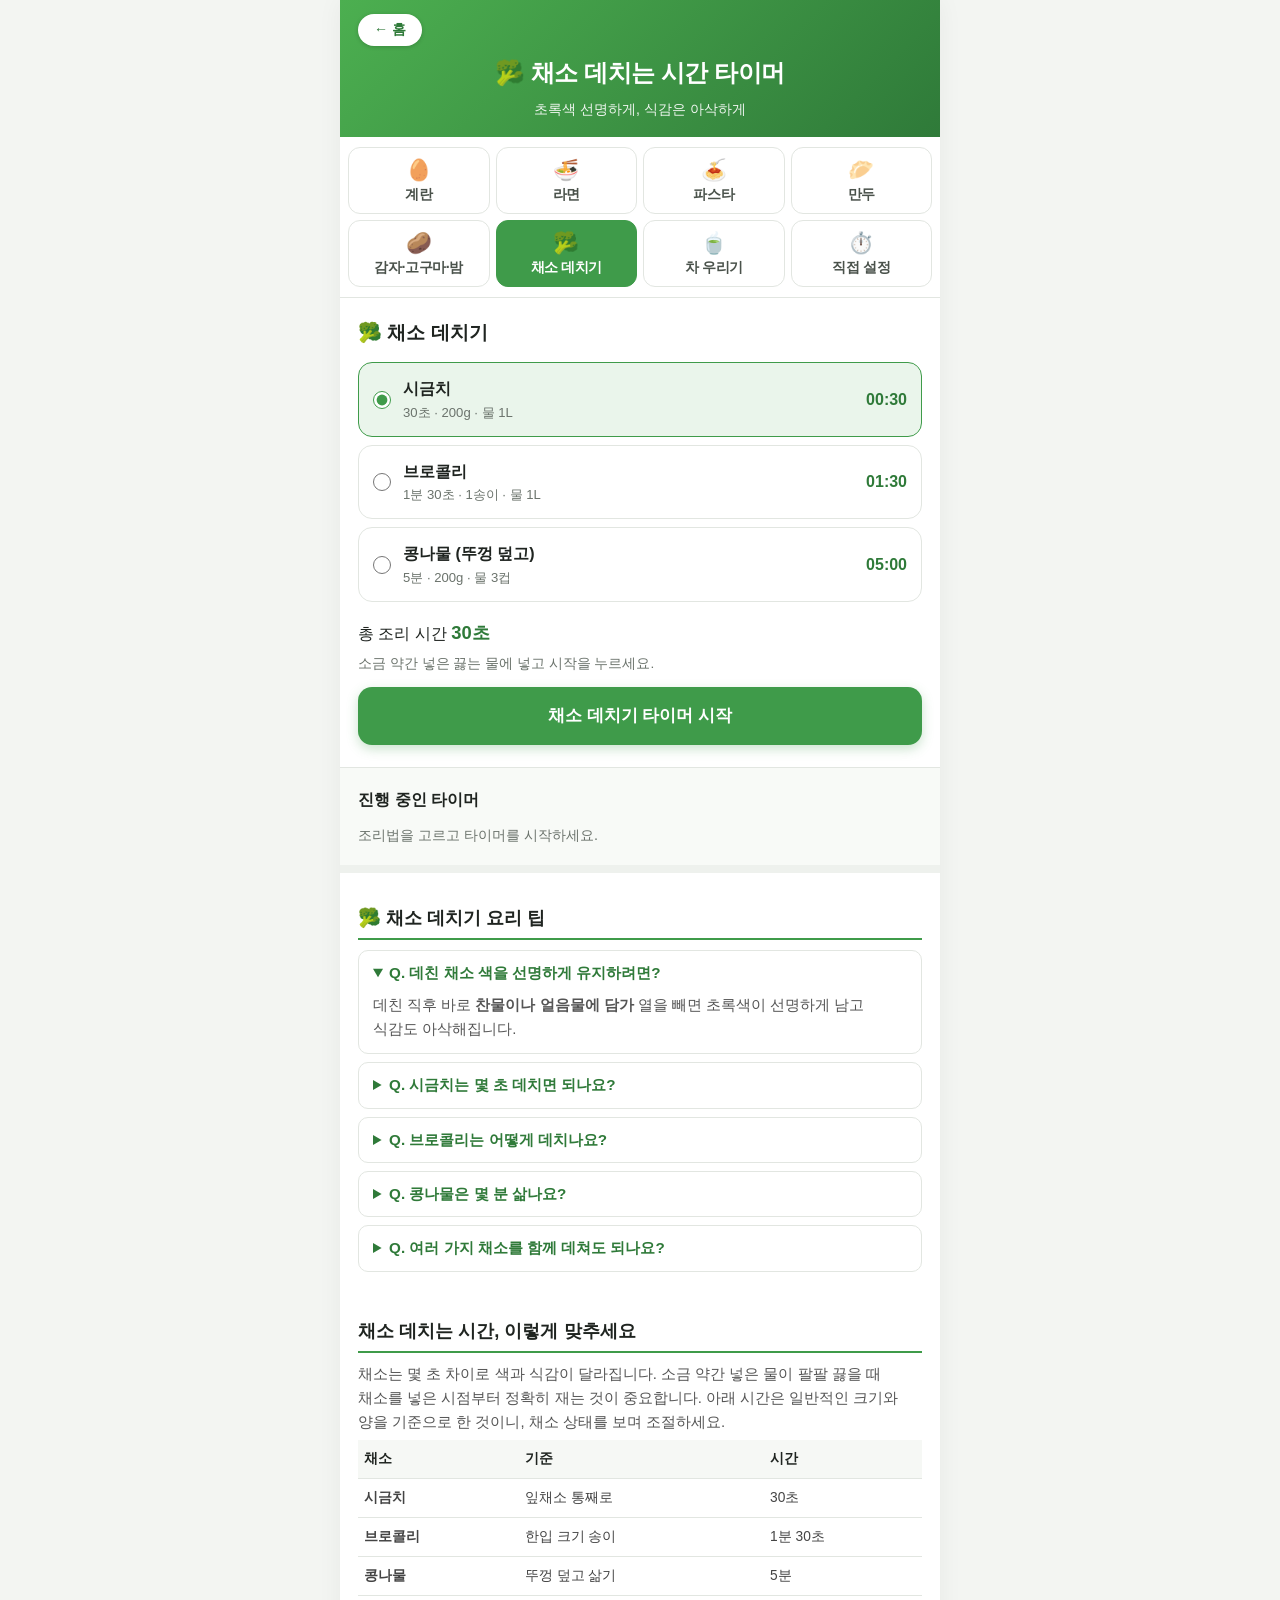
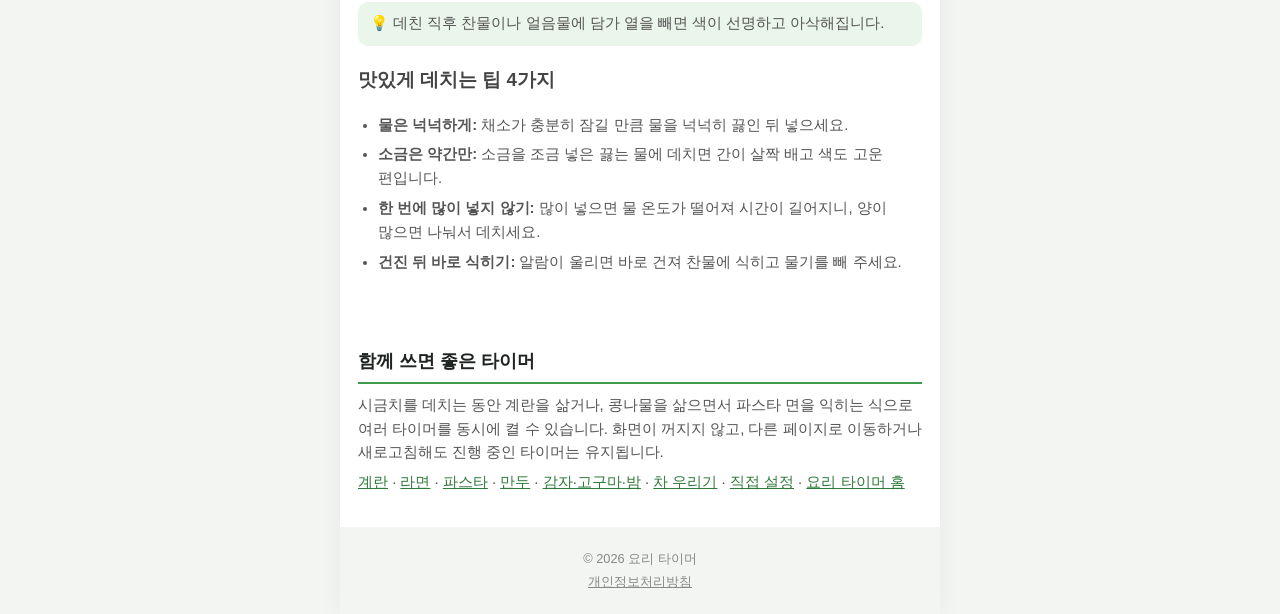
<file: veggie/index.html>
<!DOCTYPE html>
<html lang="ko">
<head>
  <meta charset="UTF-8">
  <meta name="viewport" content="width=device-width, initial-scale=1.0, viewport-fit=cover">
  <title>채소 데치는 시간 타이머 | 시금치 30초 · 브로콜리 1분 30초 | 요리 타이머</title>
  <meta name="description" content="채소 데치는 시간을 타이머로 맞추세요. 시금치 30초, 브로콜리 1분 30초, 콩나물 5분 무료 제공.">
  <meta name="theme-color" content="#3f9b4a">
  <link rel="canonical" href="https://yoritimer.com/veggie/">
  <meta property="og:site_name" content="요리 타이머">
  <meta property="og:title" content="채소 데치는 시간 타이머 | 시금치 30초 · 브로콜리 1분 30초 | 요리 타이머">
  <meta property="og:description" content="채소 데치는 시간을 타이머로 맞추세요. 시금치 30초, 브로콜리 1분 30초, 콩나물 5분 무료 제공.">
  <meta property="og:type" content="website">
  <meta property="og:url" content="https://yoritimer.com/veggie/">
  <meta property="og:image" content="https://yoritimer.com/og-image.jpg">
  <meta property="og:image:width" content="1200">
  <meta property="og:image:height" content="630">
  <link rel="icon" href="data:image/svg+xml,<svg xmlns='http://www.w3.org/2000/svg' viewBox='0 0 100 100'><text y='.9em' font-size='90'>🥦</text></svg>">
  <link rel="stylesheet" href="../css/style.css">
  <script type="application/ld+json">
  {
    "@context": "https://schema.org",
    "@type": "FAQPage",
    "mainEntity": [
      {
        "@type": "Question",
        "name": "데친 채소 색을 선명하게 유지하려면?",
        "acceptedAnswer": {
          "@type": "Answer",
          "text": "데친 직후 바로 찬물이나 얼음물에 담가 열을 빼면 초록색이 선명하게 남고 식감도 아삭해집니다."
        }
      },
      {
        "@type": "Question",
        "name": "시금치는 몇 초 데치면 되나요?",
        "acceptedAnswer": {
          "@type": "Answer",
          "text": "소금 약간 넣은 끓는 물에 넣고 30초 정도면 충분합니다. 오래 데치면 숨이 죽고 흐물해지니 알람이 울리면 바로 건져 찬물에 헹구세요. 줄기가 굵다면 뿌리 쪽을 먼저 넣고 잎을 나중에 넣으면 고르게 익습니다."
        }
      },
      {
        "@type": "Question",
        "name": "브로콜리는 어떻게 데치나요?",
        "acceptedAnswer": {
          "@type": "Answer",
          "text": "한입 크기로 비슷하게 자른 송이를 끓는 물에 넣고 1분 30초 정도 데칩니다. 크기가 제각각이면 작은 송이는 물러지고 큰 송이는 덜 익을 수 있으니 크기를 맞추세요. 굵은 줄기는 얇게 썰면 송이와 비슷하게 익습니다."
        }
      },
      {
        "@type": "Question",
        "name": "콩나물은 몇 분 삶나요?",
        "acceptedAnswer": {
          "@type": "Answer",
          "text": "뚜껑을 덮고 5분 정도가 기준입니다. 삶는 동안 뚜껑을 자주 열면 열이 빠져 시간이 길어질 수 있으니 타이머가 끝날 때까지 덮어 두세요. 다 익으면 건져서 찬물에 헹구면 됩니다."
        }
      },
      {
        "@type": "Question",
        "name": "여러 가지 채소를 함께 데쳐도 되나요?",
        "acceptedAnswer": {
          "@type": "Answer",
          "text": "익는 시간이 다르니 한꺼번에 넣지 말고 오래 걸리는 것부터 차례로 넣거나 따로 데치세요. 채소마다 타이머를 하나씩 켜 두면 건질 때를 놓치지 않습니다."
        }
      }
    ]
  }
  </script>
  <script src="../js/ads.js" defer></script>
  <script>window.START_FOOD = "veggie"; window.SITE_ROOT = "../";</script>
</head>
<body>
<div class="container">
  <header class="hero">
    <h1>🥦 채소 데치는 시간 타이머</h1>
    <p>초록색 선명하게, 식감은 아삭하게</p>
  </header>

  <nav class="tabs" id="tabNav" role="tablist" aria-label="음식 선택"></nav>

  <section class="panel" id="panel" aria-live="polite"></section>

  <section class="timer-section" id="timers">
    <div class="timer-head">
      <h2>진행 중인 타이머</h2>
      <span class="wake-status" id="wakeStatus"></span>
      <button type="button" class="link-btn" id="clearDone" hidden>완료된 타이머 지우기</button>
    </div>
    <div class="timer-list" id="timerList"></div>
    <p class="empty" id="emptyNotice">조리법을 고르고 타이머를 시작하세요.</p>
  </section>

  <div class="ad" data-ad="middle"></div>

  <section class="guide food-tips" id="foodTips" hidden></section>

  <article class="guide">
    <h2>채소 데치는 시간, 이렇게 맞추세요</h2>
    <p>채소는 몇 초 차이로 색과 식감이 달라집니다. 소금 약간 넣은 물이 팔팔 끓을 때 채소를 넣은 시점부터 정확히 재는 것이 중요합니다. 아래 시간은 일반적인 크기와 양을 기준으로 한 것이니, 채소 상태를 보며 조절하세요.</p>
    <table class="time-table">
      <thead><tr><th>채소</th><th>기준</th><th>시간</th></tr></thead>
      <tbody>
        <tr><td>시금치</td><td>잎채소 통째로</td><td>30초</td></tr>
        <tr><td>브로콜리</td><td>한입 크기 송이</td><td>1분 30초</td></tr>
        <tr><td>콩나물</td><td>뚜껑 덮고 삶기</td><td>5분</td></tr>
      </tbody>
    </table>
    <p class="note">💡 데친 직후 찬물이나 얼음물에 담가 열을 빼면 색이 선명하고 아삭해집니다.</p>
    <h3>맛있게 데치는 팁 4가지</h3>
    <ul>
      <li><strong>물은 넉넉하게:</strong> 채소가 충분히 잠길 만큼 물을 넉넉히 끓인 뒤 넣으세요.</li>
      <li><strong>소금은 약간만:</strong> 소금을 조금 넣은 끓는 물에 데치면 간이 살짝 배고 색도 고운 편입니다.</li>
      <li><strong>한 번에 많이 넣지 않기:</strong> 많이 넣으면 물 온도가 떨어져 시간이 길어지니, 양이 많으면 나눠서 데치세요.</li>
      <li><strong>건진 뒤 바로 식히기:</strong> 알람이 울리면 바로 건져 찬물에 식히고 물기를 빼 주세요.</li>
    </ul>
  </article>

  <article class="guide">
    <h2>함께 쓰면 좋은 타이머</h2>
    <p>시금치를 데치는 동안 계란을 삶거나, 콩나물을 삶으면서 파스타 면을 익히는 식으로 여러 타이머를 동시에 켤 수 있습니다. 화면이 꺼지지 않고, 다른 페이지로 이동하거나 새로고침해도 진행 중인 타이머는 유지됩니다.</p>
    <p>
      <a href="../egg/">계란</a> · <a href="../ramen/">라면</a> · <a href="../pasta/">파스타</a> · <a href="../dumpling/">만두</a> · <a href="../potato/">감자·고구마·밤</a> · <a href="../tea/">차 우리기</a> · <a href="../custom/">직접 설정</a> ·
      <a href="../">요리 타이머 홈</a>
    </p>
  </article>

  <footer>
    <p>© 2026 요리 타이머</p>
    <p><a href="../privacy.html">개인정보처리방침</a></p>
  </footer>
</div>

<script src="../js/foods.js"></script>
<script src="../js/app.js"></script>
</body>
</html>
</file>
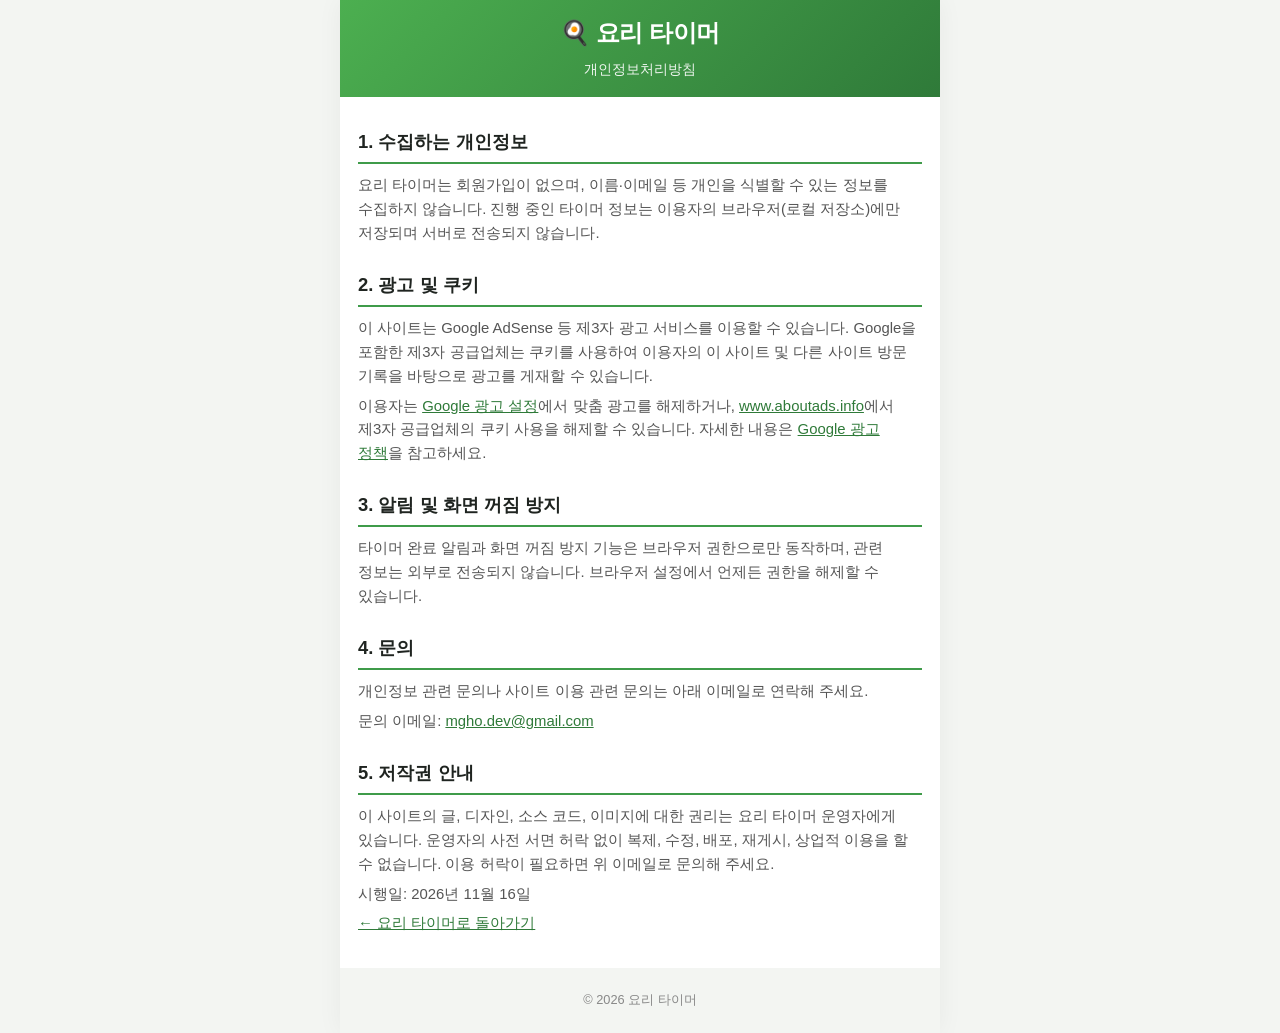
<file: privacy.html>
<!DOCTYPE html>
<html lang="ko">
<head>
  <meta charset="UTF-8">
  <meta name="viewport" content="width=device-width, initial-scale=1.0">
  <title>개인정보처리방침 | 요리 타이머</title>
  <meta name="robots" content="index, follow">
  <link rel="canonical" href="https://yoritimer.com/privacy.html">
  <link rel="stylesheet" href="css/style.css">
</head>
<body>
<div class="container">
  <header class="hero">
    <h1>🍳 요리 타이머</h1>
    <p>개인정보처리방침</p>
  </header>
  <article class="guide">
    <h2>1. 수집하는 개인정보</h2>
    <p>요리 타이머는 회원가입이 없으며, 이름·이메일 등 개인을 식별할 수 있는 정보를 수집하지 않습니다. 진행 중인 타이머 정보는 이용자의 브라우저(로컬 저장소)에만 저장되며 서버로 전송되지 않습니다.</p>

    <h2>2. 광고 및 쿠키</h2>
    <p>이 사이트는 Google AdSense 등 제3자 광고 서비스를 이용할 수 있습니다. Google을 포함한 제3자 공급업체는 쿠키를 사용하여 이용자의 이 사이트 및 다른 사이트 방문 기록을 바탕으로 광고를 게재할 수 있습니다.</p>
    <p>이용자는 <a href="https://adssettings.google.com" rel="noopener">Google 광고 설정</a>에서 맞춤 광고를 해제하거나, <a href="https://www.aboutads.info" rel="noopener">www.aboutads.info</a>에서 제3자 공급업체의 쿠키 사용을 해제할 수 있습니다. 자세한 내용은 <a href="https://policies.google.com/technologies/ads?hl=ko" rel="noopener">Google 광고 정책</a>을 참고하세요.</p>

    <h2>3. 알림 및 화면 꺼짐 방지</h2>
    <p>타이머 완료 알림과 화면 꺼짐 방지 기능은 브라우저 권한으로만 동작하며, 관련 정보는 외부로 전송되지 않습니다. 브라우저 설정에서 언제든 권한을 해제할 수 있습니다.</p>

    <h2>4. 문의</h2>
    <p>개인정보 관련 문의나 사이트 이용 관련 문의는 아래 이메일로 연락해 주세요.</p>
    <p>문의 이메일: <a href="mailto:mgho.dev@gmail.com">mgho.dev@gmail.com</a></p>
    <h2>5. 저작권 안내</h2>
    <p>이 사이트의 글, 디자인, 소스 코드, 이미지에 대한 권리는 요리 타이머 운영자에게 있습니다. 운영자의 사전 서면 허락 없이 복제, 수정, 배포, 재게시, 상업적 이용을 할 수 없습니다. 이용 허락이 필요하면 위 이메일로 문의해 주세요.</p>
    <p>시행일: 2026년 11월 16일</p>
    <p><a href="./">← 요리 타이머로 돌아가기</a></p>
  </article>
  <footer><p>© 2026 요리 타이머</p></footer>
</div>
</body>
</html>
</file>
<file: css/style.css>
:root {
  --green: #3f9b4a;
  --green-dark: #2f7a39;
  --green-soft: #eaf5eb;
  --bg: #f3f5f2;
  --card: #fff;
  --ink: #1f2420;
  --muted: #6b736c;
  --line: #e2e6e1;
  --alert: #e5484d;
  --alert-soft: #fdecec;
  --radius: 14px;
}
* { box-sizing: border-box; }
html { -webkit-text-size-adjust: 100%; }
body {
  margin: 0;
  font-family: -apple-system, BlinkMacSystemFont, "Apple SD Gothic Neo", "Pretendard", "Malgun Gothic", sans-serif;
  background: var(--bg);
  color: var(--ink);
  line-height: 1.6;
}
.container {
  max-width: 600px;
  margin: 0 auto;
  background: var(--card);
  min-height: 100vh;
  box-shadow: 0 0 24px rgba(0,0,0,.05);
  display: flex;
  flex-direction: column;
}

/* header */
.hero {
  background: linear-gradient(135deg, #4caf50, var(--green-dark));
  color: #fff;
  padding: calc(14px + env(safe-area-inset-top)) 18px 16px;
  text-align: center;
}
.hero h1 { margin: 0; font-size: 1.5rem; letter-spacing: -.02em; }
.hero p { margin: 6px 0 0; font-size: .88rem; opacity: .92; }
.home-btn {
  display: block;
  width: fit-content;
  margin: 0 auto 8px 0;
  padding: 6px 16px;
  background: #fff;
  border-radius: 999px;
  color: var(--green-dark);
  font-size: .88rem; font-weight: 700;
  text-decoration: none;
  line-height: 1.4;
  box-shadow: 0 1px 4px rgba(0,0,0,.18);
}
.home-btn:hover, .home-btn:focus-visible { background: var(--green-soft); }
.home-btn:active { background: #d9ecdb; }

/* tabs (4×2 격자, 스크롤 없음) */
.tabs {
  display: grid;
  grid-template-columns: repeat(4, 1fr);
  gap: 6px;
  padding: 10px 8px;
  background: #fff;
  border-bottom: 1px solid var(--line);
}
.tab {
  min-width: 0;
  display: flex; flex-direction: column; align-items: center; justify-content: center;
  gap: 2px;
  padding: 8px 2px;
  border: 1px solid var(--line);
  border-radius: 12px;
  background: #fff;
  font: inherit; font-size: .78rem; font-weight: 600;
  letter-spacing: -.03em; line-height: 1.25;
  color: #4a524b;
  cursor: pointer;
  transition: background .15s, color .15s, border-color .15s;
}
.tab-emoji { font-size: 1.3rem; line-height: 1.2; }
.tab.active { background: var(--green); border-color: var(--green); color: #fff; }
@media (min-width: 521px) {
  .tab { font-size: .9rem; padding: 10px 4px; }
}
@media (max-width: 340px) {
  .tab { font-size: .7rem; }
}
/* option panel */
.panel { padding: 20px 18px 22px; display: flex; flex-direction: column; gap: 12px; }
.panel-title { margin: 0 0 2px; font-size: 1.2rem; }
.choice-list { display: flex; flex-direction: column; gap: 8px; }
.choice {
  display: flex; align-items: center; gap: 12px;
  padding: 13px 14px;
  border: 1.5px solid var(--line);
  border-radius: var(--radius);
  cursor: pointer;
  transition: border-color .15s, background .15s;
}
.choice input { accent-color: var(--green); width: 18px; height: 18px; margin: 0; }
.choice:has(input:checked) { border-color: var(--green); background: var(--green-soft); }
.choice-body { flex: 1; display: flex; flex-direction: column; }
.choice-label { font-weight: 700; }
.choice-desc { font-size: .82rem; color: var(--muted); }
.choice-time { font-variant-numeric: tabular-nums; font-weight: 700; color: var(--green-dark); }

.check {
  display: flex; align-items: center; gap: 10px;
  padding: 11px 14px;
  background: #f8f9f7;
  border: 1px solid var(--line);
  border-radius: var(--radius);
  font-size: .93rem;
  cursor: pointer;
}
.check input { accent-color: var(--green); width: 18px; height: 18px; margin: 0; }

.summary { margin: 4px 0 0; font-size: 1rem; }
.summary strong { color: var(--green-dark); font-size: 1.15rem; }
.hint { margin: -6px 0 0; font-size: .85rem; color: var(--muted); }

.start-btn {
  width: 100%;
  padding: 15px;
  background: var(--green);
  color: #fff;
  border: none;
  border-radius: var(--radius);
  font: inherit; font-size: 1.08rem; font-weight: 700;
  cursor: pointer;
  box-shadow: 0 4px 12px rgba(63,155,74,.28);
  transition: transform .08s, background .15s;
}
.start-btn:active { transform: scale(.98); background: var(--green-dark); }

/* custom */
.custom-row { display: flex; gap: 10px; }
.num { flex: 1; display: flex; align-items: center; gap: 8px; border: 1.5px solid var(--line); border-radius: var(--radius); padding: 6px 14px; }
.num input { width: 100%; border: 0; font: inherit; font-size: 1.8rem; font-weight: 700; text-align: right; outline: none; background: none; font-variant-numeric: tabular-nums; }
.num span { color: var(--muted); font-weight: 600; }
.num:focus-within { border-color: var(--green); }
.presets { display: flex; flex-wrap: wrap; gap: 6px; }
.preset { padding: 7px 12px; border: 1px solid var(--line); border-radius: 999px; background: #fff; font: inherit; font-size: .88rem; cursor: pointer; }
.preset:active { background: var(--green-soft); }
.text-input { width: 100%; padding: 12px 14px; border: 1.5px solid var(--line); border-radius: var(--radius); font: inherit; outline: none; }
.text-input:focus { border-color: var(--green); }

/* timers */
.timer-section { padding: 18px; background: #f8faf7; border-top: 1px solid var(--line); border-bottom: 8px solid #eef1ed; }
.timer-head { display: flex; align-items: center; gap: 10px; margin-bottom: 12px; flex-wrap: wrap; }
.timer-head h2 { margin: 0; font-size: 1.02rem; }
.wake-status { font-size: .78rem; color: var(--green-dark); white-space: nowrap; }
.link-btn {
  margin-left: auto;
  padding: 7px 12px; min-height: 36px;
  border: 1px solid var(--line); border-radius: 8px;
  background: #f4f6f3; color: #333;
  font: inherit; font-size: .82rem; font-weight: 600;
  text-decoration: none; cursor: pointer;
}
.link-btn:active { background: #e9ece8; }
/* 두 번째 버튼(전체 삭제): 빨간 글자, 첫 버튼 바로 옆에 붙임 */
.link-btn + .link-btn { margin-left: 0; color: var(--alert); }
/* 첫 버튼이 숨겨져 있으면 전체 삭제가 오른쪽 끝으로 */
.link-btn[hidden] + .link-btn { margin-left: auto; }

@media (max-width: 520px) {
  /* 폰: 제목 줄 아래에 두 버튼을 가로로 나란히 꽉 차게 */
  .link-btn, .link-btn + .link-btn, .link-btn[hidden] + .link-btn {
    flex: 1 1 calc(50% - 5px); margin-left: 0; text-align: center;
  }
}
.timer-list { display: flex; flex-direction: column; gap: 10px; }
.empty { margin: 0; color: var(--muted); font-size: .9rem; }

.timer {
  position: relative; overflow: hidden;
  display: flex; align-items: center; gap: 10px;
  padding: 14px 14px 16px;
  border: 1px solid var(--line);
  border-radius: var(--radius);
  background: #fff;
}
.timer-bar {
  position: absolute; left: 0; bottom: 0; height: 4px; width: 100%;
  background: var(--green);
  transform-origin: left; transform: scaleX(0);
  transition: transform .25s linear;
}
.timer-info { flex: 1; min-width: 0; }
.timer-title { font-weight: 700; font-size: .92rem; white-space: nowrap; overflow: hidden; text-overflow: ellipsis; }
.timer-time { font-size: 1.9rem; font-weight: 800; font-variant-numeric: tabular-nums; letter-spacing: -.02em; line-height: 1.2; }
.timer-actions { display: flex; flex-direction: column; gap: 5px; }
.icon-btn {
  padding: 6px 10px; min-width: 76px;
  border: 1px solid var(--line); border-radius: 8px;
  background: #f4f6f3; color: #333;
  font: inherit; font-size: .8rem; font-weight: 600;
  cursor: pointer;
}
.icon-btn:disabled { opacity: .55; cursor: default; }
.icon-btn.danger { color: var(--alert); }
.timer.paused .timer-time { color: var(--muted); }
.timer.paused .timer-bar { background: #b9c0b9; }
.timer.done { background: var(--alert-soft); border-color: #f3b5b7; }
.timer.done .timer-bar { background: var(--alert); }
.timer.ringing { animation: ring 1s ease-in-out infinite; border-color: var(--alert); }
.timer.ringing .icon-btn:nth-child(2) { background: var(--alert); border-color: var(--alert); color: #fff; }
@keyframes ring { 0%,100% { box-shadow: 0 0 0 0 rgba(229,72,77,.0); } 50% { box-shadow: 0 0 0 6px rgba(229,72,77,.25); } }

/* ads */
.ad { margin: 0 18px; }
.ad.ad-live { margin: 14px 18px; min-height: 90px; }
.ad.ad-placeholder {
  margin: 14px 18px;
  min-height: 90px;
  display: flex; align-items: center; justify-content: center;
  border: 1.5px dashed #cfd5ce; border-radius: 10px;
  color: #a3aba3; font-size: .8rem; letter-spacing: .1em;
  background: repeating-linear-gradient(45deg, #fafbfa, #fafbfa 8px, #f4f6f3 8px, #f4f6f3 16px);
}
.guide .ad { margin: 18px 0; }

/* guide */
.guide { padding: 6px 18px 26px; color: #444; }
.guide h2 { font-size: 1.15rem; color: var(--ink); border-bottom: 2px solid var(--green); padding-bottom: 6px; margin: 24px 0 10px; }
.guide p, .guide li { font-size: .93rem; color: #555; margin: 6px 0; }
.guide ul { padding-left: 20px; }
.note { background: var(--green-soft); padding: 10px 12px; border-radius: 10px; }
.food-tips { padding-bottom: 6px; }
.tip { border: 1px solid var(--line); border-radius: 10px; padding: 10px 14px; margin: 8px 0; background: #fff; }
.tip summary { cursor: pointer; font-weight: 700; color: var(--green-dark); font-size: .95rem; }
.tip p { margin: 8px 0 2px; }
.time-table { width: 100%; border-collapse: collapse; font-size: .86rem; }
.time-table th, .time-table td { border-bottom: 1px solid var(--line); padding: 8px 6px; text-align: left; vertical-align: top; }
.time-table th { background: #f6f8f5; color: var(--ink); }
.time-table td:first-child { font-weight: 700; white-space: nowrap; }

footer { margin-top: auto; text-align: center; padding: 20px 20px calc(20px + env(safe-area-inset-bottom)); font-size: .8rem; color: #888; background: var(--bg); }
footer p { margin: 2px 0; }
footer a { color: #888; }
/* 링크 색 통일 (방문 전/후 모두 초록 계열, 음식 카드는 제외) */
.guide a:not(.food-card), .guide a:not(.food-card):visited { color: var(--green-dark); }
.guide a:not(.food-card):hover, .guide a:not(.food-card):focus-visible { color: var(--green); }

@media (prefers-reduced-motion: reduce) {
  .timer.ringing { animation: none; }
  .timer-bar { transition: none; }
}
.timer-phase { margin-top: 4px; font-size: .85rem; color: var(--green-dark); }
.food-card { word-break: keep-all; overflow-wrap: break-word; }
body { word-break: keep-all; overflow-wrap: break-word; }
.guide p { word-break: keep-all; overflow-wrap: break-word; }

/* 맨 위로 버튼 */
.to-top {
  position: fixed;
  right: max(16px, calc((100vw - 600px) / 2 + 16px));
  bottom: calc(18px + env(safe-area-inset-bottom));
  width: 46px; height: 46px;
  display: flex; align-items: center; justify-content: center;
  border: none; border-radius: 50%;
  background: var(--green); color: #fff;
  font: inherit; font-size: 1.4rem; font-weight: 700; line-height: 1;
  box-shadow: 0 4px 12px rgba(0,0,0,.25);
  cursor: pointer;
  z-index: 50;
  -webkit-tap-highlight-color: transparent;
}
.to-top[hidden] { display: none; }
.to-top:active { background: var(--green-dark); transform: scale(.94); }
.to-top:focus-visible { outline: 3px solid var(--green-soft); outline-offset: 2px; }
</file>
